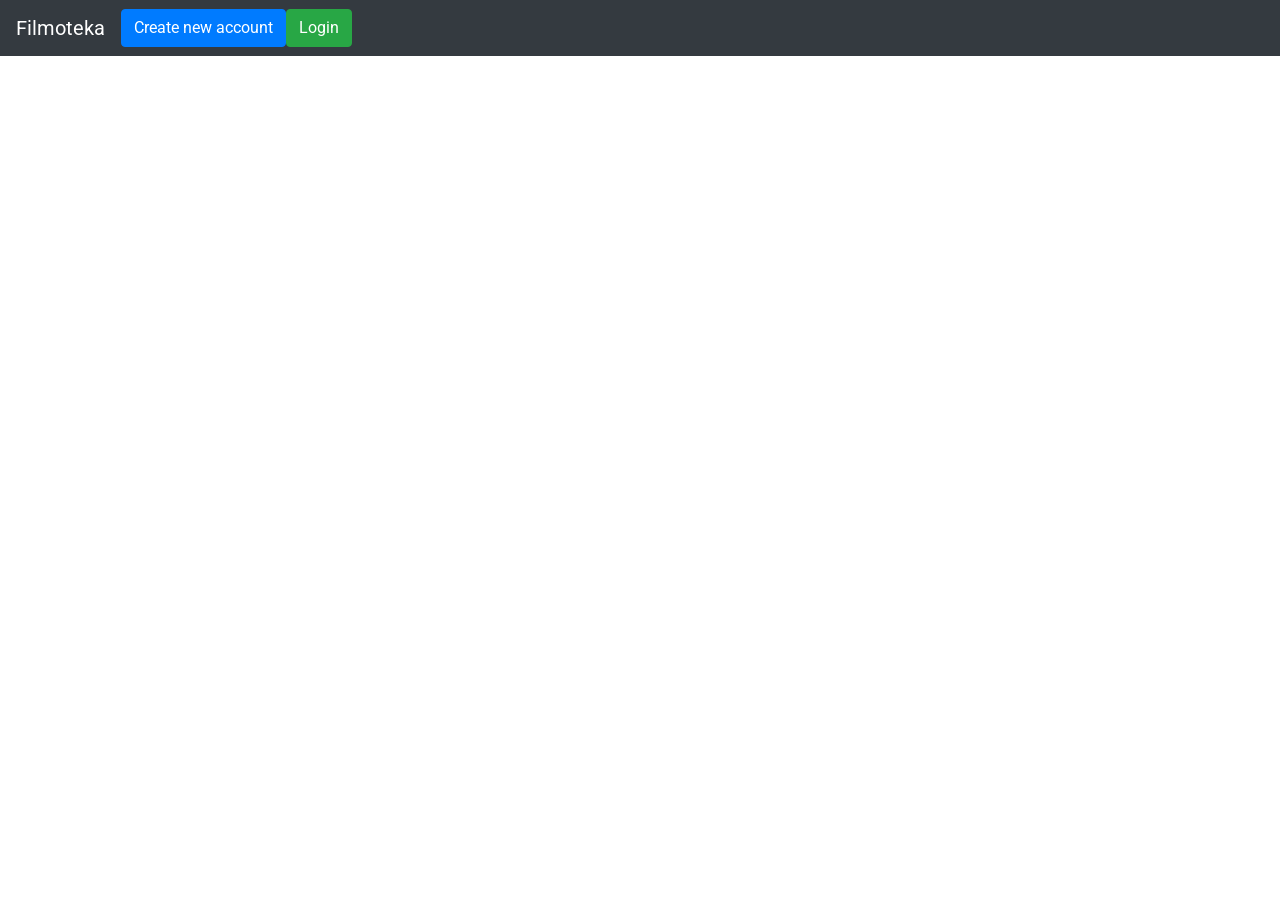
<file: index.html>
<!DOCTYPE html>
<html lang="en">
  <head>
    <meta charset="UTF-8" />
    <meta http-equiv="X-UA-Compatible" content="IE=edge" />
    <meta name="viewport" content="width=device-width, initial-scale=1.0" />

    <title>Студия</title>
     <link
      rel="stylesheet"
      href="https://cdn.jsdelivr.net/npm/bootstrap@4.4.1/dist/css/bootstrap.min.css"
      integrity="sha384-Vkoo8x4CGsO3+Hhxv8T/Q5PaXtkKtu6ug5TOeNV6gBiFeWPGFN9MuhOf23Q9Ifjh"
      crossorigin="anonymous"
    />
    <link rel="preconnect" href="https://fonts.googleapis.com">
    <link rel="preconnect" href="https://fonts.gstatic.com" crossorigin>
    <link href="https://fonts.googleapis.com/css2?family=Raleway:wght@700&family=Roboto:wght@400;500;700;900&display=swap"
        rel="stylesheet">
    <link rel="stylesheet" href="https://cdnjs.cloudflare.com/ajax/libs/modern-normalize/1.1.0/modern-normalize.min.css"
        integrity="sha512-wpPYUAdjBVSE4KJnH1VR1HeZfpl1ub8YT/NKx4PuQ5NmX2tKuGu6U/JRp5y+Y8XG2tV+wKQpNHVUX03MfMFn9Q=="
        crossorigin="anonymous" referrerpolicy="no-referrer" />
    <link rel="stylesheet" href="./css/main.min.css">
       
  </head>
  <body>
    <nav class="navbar navbar-expand-lg navbar-dark bg-dark">
        <a class="navbar-brand" href="#">Filmoteka</a>
        <button
          class="navbar-toggler"
          type="button"
          data-toggle="collapse"
          data-target="#navbarSupportedContent"
          aria-controls="navbarSupportedContent"
          aria-expanded="false"
          aria-label="Toggle navigation"
        >
          <span class="navbar-toggler-icon"></span>
        </button>
  
        <div class="collapse navbar-collapse" id="navbarSupportedContent">
           <form class="form-inline">
            <ul class="navbar-nav">
              <li class="nav-item">
                <a class="nav-link" id="userlink" href="">Username</a>
              </li>
              <li class="nav-item">
                <a class="nav-link" id="signoutlink" href="">Sign Out</a>
              </li>
            </ul>
          </form>
        </div>
      </nav>
  
      <h3 id="header"></h3>

<div id="site" class="visually-hidden">
      <header class="header">
        <div class="container header__container">
         <nav class="navigation">
             <a class="link logo logo_them_light" href="./index.html" lang="en"><span class="logo-icon">Web</span>Studio</a>
             <ul class="menu list">
                 <li class="menu__item">
                     <a class="menu__link link current" href="./index.html">Студия</a>
                 </li>
                 <li class="menu__item">
                     <a class="menu__link link" href="./portfolio.html">Портфолио</a>
                 </li>
                 <li class="menu__item">
                     <a class="menu__link link" href="">Контакты</a>
                 </li>
             </ul>
         </nav>
         <button type="button" class="mobile-menu-btm" data-menu-open>
             <svg class="mobile-menu-btm__icon" width="40" height="40">
                 <use href="./images/icons.svg#icon-mobile-menu"></use>
             </svg>
         </button>
         <ul class="header-contacts list">
             <li class="list-item">
                 <a class="header-mail link contacts-link" href="mailto:info@devstudio.com">
                     <svg class="header-contacts__icon" width="16" height="12">
                         <use href="./images/icons.svg#icon-envelope"></use>
                     </svg>
                 info@devstudio.com</a>
             </li>
             <li class="list-item">
                 <a class="header-phone link  contacts-link" href="tel:+380961111111">
                     <svg class="header-contacts__icon" width="10" height="16">
                         <use href="./images/icons.svg#icon-phone"></use>
                     </svg>
                     +38 096 111 11 11</a>
             </li>
         </ul>
        </div>
 <!-- MOBILE MENU -->
        <div class="mobile-menu" data-menu>
         <div class="container mobile-menu__container">
             <button type="button" class="mobile-menu__close-btn" data-menu-close>
                 <svg class="mobile-menu__close-icon" width="40" height="40">
                     <use href="./images/icons.svg#icon-close"></use>
                 </svg>
             </button>
             <ul class="mobile-menu__list list">
                 <li class="mobile-menu__item">
                     <a class="mobile-menu__link link current" href="./index.html">Студия</a>
                 </li>
                 <li class="mobile-menu__item">
                     <a class="mobile-menu__link link" href="./portfolio.html">Портфолио</a>
                 </li>
                 <li class="mobile-menu__item">
                     <a class="mobile-menu__link link" href="">Контакты</a>
                 </li>
             </ul>
             <div class="mobile-menu-bottom">
             <ul class="mobile-menu-contacts list">
                 <li class="mobile-menu-contacts__list list-item">
                     <a class="mobile-menu-contacts__phone link  contacts-link" href="tel:+380961111111">
                         +38 096 111 11 11</a>
                 </li>
                 <li class="mobile-menu-contacts__list list-item">
                     <a class="mobile-menu-contacts__mail link contacts-link" href="mailto:info@devstudio.com">
                         info@devstudio.com</a>
                 </li>
             </ul>
             <ul class="mobile-menu-social-list list">
                 <li class="mobile-menu-social-list__item">
                     <a href="" class="mobile-menu-social-list__link link">
                         Instagram
                     </a>
                 </li>
                 <li class="mobile-menu-social-list__item">
                     <a href="" class="mobile-menu-social-list__link link">
                         Twitter
                     </a>
                 </li>
                 <li class="mobile-menu-social-list__item">
                     <a href="" class="mobile-menu-social-list__link link">
                         Facebook
                     </a>
                 </li>
                 <li class="mobile-menu-social-list__item">
                     <a href="" class="mobile-menu-social-list__link link">
                         Linkedin
                     </a>
                 </li>
             </ul>
             </div>
         </div>
        </div>
 <!-- /MOBILE MENU -->
     </header>
    <main>
 <!-- HERO -->
         <section class="hero">
             <div class="container">
             <h1 class="hero__title">Эффективные решения для вашего бизнеса</h1>
             <button class="modal-btn" type="button" data-modal-open>Заказать услугу</button>
         </div>
         </section>
 <!-- OUR ADVANTAGES -->
         <section class="advantages section">
             <div class="container">
             <h2 class="advantages__title title visually-hidden">Наши преимущества</h2>
             <ul class="list advantages-list">
                 <li class="advantages-list__item">
                     <div class="advantages-container">
                         <svg class="advantages__icon" width="70" height="70">
                             <use href="./images/icons.svg#icon-antenna"></use>
                         </svg>
                     </div>
                     <h3 class="advantages__title">Внимание к деталям</h3>
                     <p class="advantages__text">Идейные соображения, а также начало повседневной работы по формированию позиции.</p>
                 </li>
                 <li class="advantages-list__item">
                     <div class="advantages-container">
                         <svg class="advantages__icon" width="70" height="70">
                             <use href="./images/icons.svg#icon-clock"></use>
                         </svg>
                     </div>
                     <h3 class="advantages__title">Пунктуальность</h3>
                     <p class="advantages__text">Задача организации, в особенности же рамки и место обучения кадров влечет за собой.</p>
                 </li>
                 <li class="advantages-list__item">
                     <div class="advantages-container">
                         <svg class="advantages__icon" width="70" height="70">
                             <use href="./images/icons.svg#icon-diagram"></use>
                         </svg>
                     </div>
                     <h3 class="advantages__title">Планирование</h3>
                     <p class="advantages__text">Равным образом консультация с широким активом в значительной степени обуславливает.</p>
                 </li>
                 <li class="advantages-list__item">
                     <div class="advantages-container">
                         <svg class="advantages__icon" width="70" height="70">
                             <use href="./images/icons.svg#icon-astronaut"></use>
                         </svg>
                     </div>
                     <h3 class="advantages__title">Современные технологии</h3>
                     <p class="advantages__text">Значимость этих проблем настолько очевидна, что реализация плановых заданий.</p>
                 </li>
             </ul>
             </div>
         </section>
 <!-- ABOUT US -->
         <section class="section about">
             <div class="container">
                 <h2 class="about__title title" >Чем мы занимаемся</h2>
                 <ul class="list about__item">
                     <li class="about__cards">
                         <picture>
                             <source srcset="./images/about-section/picture1-desktop.webp 1x, ./images/about-section/picture1-desktop@2x.webp 2x"
                                     media="(min-width: 1200px)"
                                     type="image/webp"
                             >
                             <source srcset="./images/about-section/picture1-desktop.jpg 1x, ./images/about-section/picture1-desktop@2x.jpg 2x"
                                     media="(min-width: 1200px)"
                             >
 
                             <source srcset="./images/about-section/picture1-desktop.webp 1x, ./images/about-section/picture1-desktop@2x.webp 2x"
                                     media="(min-width: 768px)"
                                     type="image/webp">
                             <source srcset="./images/about-section/picture1-desktop.jpg 1x, ./images/about-section/picture1-desktop@2x.jpg 2x"
                                     media="(min-width: 768px)">
 
                             <source srcset="./images/about-section/picture1-desktop.webp 1x, ./images/about-section/picture1-desktop@2x.webp 2x"
                                     media="(min-width: 768px)"
                                     type="image/webp">
                             <source srcset="./images/about-section/picture1-desktop.jpg 1x, ./images/about-section/picture1-desktop@2x.jpg 2x"
                                     media="(max-width: 767px)">
 
                             <img src="./images/about-section/picture1-desktop.jpg"
                                  alt="Работа с кодом" width="370" height="294">
                         </picture>
                         <div class="about-projects">
                             <h3 class="about-projects__title">Десктопные приложения</h3>
                         </div>
                     </li>
                     <li class="about__cards">
                         <picture>
                             <source srcset="./images/about-section/picture2-desktop.webp 1x, ./images/about-section/picture2-desktop@2x.webp 2x"
                                     media="(min-width: 1200px)"
                                     type="image/webp">
                             <source srcset="./images/about-section/picture2-desktop.jpg 1x, ./images/about-section/picture2-desktop@2x.jpg 2x"
                                     media="(min-width: 1200px)">
                         
                             <source srcset="./images/about-section/picture2-desktop.webp 1x, ./images/about-section/picture2-desktop@2x.webp 2x"
                                     media="(min-width: 768px)"
                                     type="image/webp">
                             <source srcset="./images/about-section/picture2-desktop.jpg 1x, ./images/about-section/picture2-desktop@2x.jpg 2x"
                                     media="(min-width: 768px)">
                         
                             <source srcset="./images/about-section/picture2-desktop.webp 1x, ./images/about-section/picture2-desktop@2x.webp 2x"
                                     media="(min-width: 768px)"
                                     type="image/webp">
                             <source srcset="./images/about-section/picture2-desktop.jpg 1x, ./images/about-section/picture2-desktop@2x.jpg 2x"
                                     media="(max-width: 767px)">
                         
                             <img src="./images/about-section/picture2-desktop.jpg" alt="Работа с кодом" width="370" height="294">
                         </picture>
                         <div class="about-projects">
                             <h3 class="about-projects__title">Мобильные приложения</h3>
                         </div>
                     </li>
                     <li class="about__cards">
                         <picture>
                             <source srcset="./images/about-section/picture3-desktop.webp 1x, ./images/about-section/picture3-desktop@2x.webp 2x"
                                     media="(min-width: 1200px)"
                                     type="image/webp">
                             <source srcset="./images/about-section/picture3-desktop.jpg 1x, ./images/about-section/picture3-desktop@2x.jpg 2x"
                                     media="(min-width: 1200px)">
                         
                             <source srcset="./images/about-section/picture3-desktop.webp 1x, ./images/about-section/picture3-desktop@2x.webp 2x"
                                     media="(min-width: 768px)"
                                     type="image/webp">
                             <source srcset="./images/about-section/picture3-desktop.jpg 1x, ./images/about-section/picture3-desktop@2x.jpg 2x"
                                     media="(min-width: 768px)">
                         
                             <source srcset="./images/about-section/picture3-desktop.webp 1x, ./images/about-section/picture3-desktop@2x.webp 2x"
                                     media="(min-width: 768px)"
                                     type="image/webp">
                             <source srcset="./images/about-section/picture3-desktop.jpg 1x, ./images/about-section/picture3-desktop@2x.jpg 2x"
                                     media="(max-width: 767px)">
                         
                             <img src="./images/about-section/picture3-desktop.jpg" alt="Работа с кодом" width="370" height="294">
                         </picture>
                         <div class="about-projects">
                             <h3 class="about-projects__title">Дизайнерские решения</h3>
                         </div>
                     </li>
                 </ul>
             </div>
         </section>
 <!-- OUR TEAM -->
         <section class="team section">
             <div class="container">
             <h2 class="team-title title" >Наша команда</h2>
             <ul class="list our-team">
                 <li class="team-cards">
                     <picture>
                         <source srcset="./images/team-section/person1-desktop.webp 1x, ./images/team-section/person1-desktop@2x.webp 2x"
                                 media="(min-width: 1200px)"
                                 type="image/webp">
                         <source srcset="./images/team-section/person1-desktop.jpg 1x, ./images/team-section/person1-desktop@2x.jpg 2x"
                                 media="(min-width: 1200px)">
                     
                         <source srcset="./images/team-section/person1-tablet.webp 1x, ./images/team-section/person1-tablet@2x.webp 2x"
                                 media="(min-width: 768px)"
                                 type="image/webp">
                         <source srcset="./images/team-section/person1-tablet.jpg 1x, ./images/team-section/person1-tablet@2x.jpg 2x"
                                 media="(min-width: 768px)">
                     
                         <source srcset="./images/team-section/person1-mobile.webp 1x, ./images/team-section/person1-mobile@2x.webp 2x"
                                 media="(min-width: 768px)"
                                 type="image/webp">
                         <source srcset="./images/team-section/person1-mobile.jpg 1x, ./images/team-section/person1-mobile@2x.jpg 2x"
                                 media="(max-width: 767px)">
                     
                         <img src="./images/team-section/person1-mobile.jpg" alt="Игорь Демьяненко">
                     </picture>
                     <div class="team-cards-content">
                         <h3 class="team-title-name">Игорь Демьяненко</h3>
                         <p class="team-position" lang="en">Product Designer</p>
                         <ul class="social-list list">
                             <li class="social-list-item">
                                 <a href="" class="social-list-link">
                                     <svg class="social-list-icon" width="20" height="20">
                                         <use href="./images/icons.svg#icon-instagram"></use>
                                     </svg>
                                 </a>
                             </li>
                             <li class="social-list-item">
                                 <a href="" class="social-list-link">
                                     <svg class="social-list-icon" width="20" height="20">
                                         <use href="./images/icons.svg#icon-twitter"></use>
                                     </svg>
                                 </a>
                             </li>
                             <li class="social-list-item">
                                 <a href="" class="social-list-link">
                                     <svg class="social-list-icon" width="20" height="20">
                                         <use href="./images/icons.svg#icon-facebook"></use>
                                     </svg>
                                 </a>
                             </li>
                             <li class="social-list-item">
                                 <a href="" class="social-list-link">
                                     <svg class="social-list-icon" width="20" height="20">
                                         <use href="./images/icons.svg#icon-linkedin"></use>
                                     </svg>
                                 </a>
                             </li>
                         </ul>
                     </div>
                 </li>
                 <li class="team-cards">
                     <picture>
                         <source srcset="./images/team-section/person2-desktop.webp 1x, ./images/team-section/person2-desktop@2x.webp 2x"
                                 media="(min-width: 1200px)"
                                 type="image/webp">
                         <source srcset="./images/team-section/person2-desktop.jpg 1x, ./images/team-section/person2-desktop@2x.jpg 2x"
                                 media="(min-width: 1200px)">
                     
                         <source srcset="./images/team-section/person2-tablet.webp 1x, ./images/team-section/person2-tablet@2x.webp 2x"
                                 media="(min-width: 768px)"
                                 type="image/webp">
                         <source srcset="./images/team-section/person2-tablet.jpg 1x, ./images/team-section/person2-tablet@2x.jpg 2x"
                                 media="(min-width: 768px)">
                     
                         <source srcset="./images/team-section/person2-mobile.webp 1x, ./images/team-section/person2-mobile@2x.webp 2x"
                                 media="(min-width: 768px)"
                                 type="image/webp">
                         <source srcset="./images/team-section/person2-mobile.jpg 1x, ./images/team-section/person2-mobile@2x.jpg 2x"
                                 media="(max-width: 767px)">
                     
                         <img src="./images/team-section/person2-mobile.jpg" alt="Ольга Репина">
                     </picture>
                     <div class="team-cards-content">
                         <h3 class="team-title-name">Ольга Репина</h3>
                         <p class="team-position" lang="en">Frontend Developer</p>
                         <ul class="social-list list">
                             <li class="social-list-item">
                                 <a href="" class="social-list-link">
                                     <svg class="social-list-icon" width="20" height="20">
                                         <use href="./images/icons.svg#icon-instagram"></use>
                                     </svg>
                                 </a>
                             </li>
                             <li class="social-list-item">
                                 <a href="" class="social-list-link">
                                     <svg class="social-list-icon" width="20" height="20">
                                         <use href="./images/icons.svg#icon-twitter"></use>
                                     </svg>
                                 </a>
                             </li>
                             <li class="social-list-item">
                                 <a href="" class="social-list-link">
                                     <svg class="social-list-icon" width="20" height="20">
                                         <use href="./images/icons.svg#icon-facebook"></use>
                                     </svg>
                                 </a>
                             </li>
                             <li class="social-list-item">
                                 <a href="" class="social-list-link">
                                     <svg class="social-list-icon" width="20" height="20">
                                         <use href="./images/icons.svg#icon-linkedin"></use>
                                     </svg>
                                 </a>
                             </li>
                         </ul>
                     </div>
                 </li>
                 <li class="team-cards">
                     <picture>
                         <source srcset="./images/team-section/person3-desktop.webp 1x, ./images/team-section/person3-desktop@2x.webp 2x"
                                 media="(min-width: 1200px)"
                                 type="image/webp">
                         <source srcset="./images/team-section/person3-desktop.jpg 1x, ./images/team-section/person3-desktop@2x.jpg 2x"
                                 media="(min-width: 1200px)">
                     
                         <source srcset="./images/team-section/person3-tablet.webp 1x, ./images/team-section/person3-tablet@2x.webp 2x"
                                 media="(min-width: 768px)"
                                 type="image/webp">
                         <source srcset="./images/team-section/person3-tablet.jpg 1x, ./images/team-section/person3-tablet@2x.jpg 2x"
                                 media="(min-width: 768px)">
                     
                         <source srcset="./images/team-section/person3-mobile.webp 1x, ./images/team-section/person3-mobile@2x.webp 2x"
                                 media="(min-width: 768px)"
                                 type="image/webp">
                         <source srcset="./images/team-section/person3-mobile.jpg 1x, ./images/team-section/person3-mobile@2x.jpg 2x"
                                 media="(max-width: 767px)">
                     
                         <img src="./images/team-section/person3-mobile.jpg" alt="Николай Тарасов">
                     </picture>
                     <div class="team-cards-content">
                         <h3 class="team-title-name">Николай Тарасов</h3>
                         <p class="team-position" lang="en">Marketing</p>
                         <ul class="social-list list">
                             <li class="social-list-item">
                                 <a href="" class="social-list-link">
                                     <svg class="social-list-icon" width="20" height="20">
                                         <use href="./images/icons.svg#icon-instagram"></use>
                                     </svg>
                                 </a>
                             </li>
                             <li class="social-list-item">
                                 <a href="" class="social-list-link">
                                     <svg class="social-list-icon" width="20" height="20">
                                         <use href="./images/icons.svg#icon-twitter"></use>
                                     </svg>
                                 </a>
                             </li>
                             <li class="social-list-item">
                                 <a href="" class="social-list-link">
                                     <svg class="social-list-icon" width="20" height="20">
                                         <use href="./images/icons.svg#icon-facebook"></use>
                                     </svg>
                                 </a>
                             </li>
                             <li class="social-list-item">
                                 <a href="" class="social-list-link">
                                     <svg class="social-list-icon" width="20" height="20">
                                         <use href="./images/icons.svg#icon-linkedin"></use>
                                     </svg>
                                 </a>
                             </li>
                         </ul>
                     </div>
                 </li>
                 <li class="team-cards">
                     <picture>
                         <source srcset="./images/team-section/person4-desktop.webp 1x, ./images/team-section/person4-desktop@2x.webp 2x"
                                 media="(min-width: 1200px)"
                                 type="image/webp">
                         <source srcset="./images/team-section/person4-desktop.jpg 1x, ./images/team-section/person4-desktop@2x.jpg 2x"
                                 media="(min-width: 1200px)">
                     
                         <source srcset="./images/team-section/person4-tablet.webp 1x, ./images/team-section/person4-tablet@2x.webp 2x"
                                 media="(min-width: 768px)"
                                 type="image/webp">
                         <source srcset="./images/team-section/person4-tablet.jpg 1x, ./images/team-section/person4-tablet@2x.jpg 2x"
                                 media="(min-width: 768px)">
                     
                         <source srcset="./images/team-section/person4-mobile.webp 1x, ./images/team-section/person4-mobile@2x.webp 2x"
                                 media="(min-width: 768px)"
                                 type="image/webp">
                         <source srcset="./images/team-section/person4-mobile.jpg 1x, ./images/team-section/person4-mobile@2x.jpg 2x"
                                 media="(max-width: 767px)">
                     
                         <img src="./images/team-section/person4-mobile.jpg" alt="Михаил Ермаков">
                     </picture>
                     <div class="team-cards-content">
                         <h3 class="team-title-name">Михаил Ермаков</h3>
                         <p class="team-position" lang="en">UI Designer</p>
                         <ul class="social-list list">
                             <li class="social-list-item">
                                 <a href="" class="social-list-link">
                                     <svg class="social-list-icon" width="20" height="20">
                                         <use href="./images/icons.svg#icon-instagram"></use>
                                     </svg>
                                 </a>
                             </li>
                             <li class="social-list-item">
                                 <a href="" class="social-list-link">
                                     <svg class="social-list-icon" width="20" height="20">
                                         <use href="./images/icons.svg#icon-twitter"></use>
                                     </svg>
                                 </a>
                             </li>
                             <li class="social-list-item">
                                 <a href="" class="social-list-link">
                                     <svg class="social-list-icon" width="20" height="20">
                                         <use href="./images/icons.svg#icon-facebook"></use>
                                     </svg>
                                 </a>
                             </li>
                             <li class="social-list-item">
                                 <a href="" class="social-list-link">
                                     <svg class="social-list-icon" width="20" height="20">
                                         <use href="./images/icons.svg#icon-linkedin"></use>
                                     </svg>
                                 </a>
                             </li>
                         </ul>
                     </div>
                 </li>
             </ul>
             </div>
         </section>
  <!-- CLIENTS -->
         <section class="clients section">
             <div class="container">
                 <h2 class="clients-title title">Постоянные клиенты</h2>
                 <ul class="clients-list list">
                     <li class="clients-list-item">
                         <a href="" class="clients-list-link">
                             <svg class="clients-list-icon" width="106" height="60">
                                 <use href="./images/icons.svg#icon-logo-yc"></use>
                             </svg>
                         </a>
                     </li>
                     <li class="clients-list-item">
                         <a href="" class="clients-list-link">
                             <svg class="clients-list-icon" width="106" height="60">
                                 <use href="./images/icons.svg#icon-logo-th"></use>
                             </svg>
                         </a>
                     </li>
                     <li class="clients-list-item">
                         <a href="" class="clients-list-link">
                             <svg class="clients-list-icon" width="106" height="60">
                                 <use href="./images/icons.svg#icon-logo-com"></use>
                             </svg>
                         </a>
                     </li>
                     <li class="clients-list-item">
                         <a href="" class="clients-list-link">
                             <svg class="clients-list-icon" width="106" height="60">
                                 <use href="./images/icons.svg#icon-logo-fp"></use>
                             </svg>
                         </a>
                     </li>
                     <li class="clients-list-item">
                         <a href="" class="clients-list-link">
                             <svg class="clients-list-icon" width="106" height="60">
                                 <use href="./images/icons.svg#icon-logo-br"></use>
                             </svg>
                         </a>
                     </li>
                     <li class="clients-list-item">
                         <a href="" class="clients-list-link">
                             <svg class="clients-list-icon" width="106" height="60">
                                 <use href="./images/icons.svg#icon-logo-tl"></use>
                             </svg>
                         </a>
                     </li>
                 </ul>
             </div>
         </section>
    </main>
 <!-- FOOTER -->
    <footer class="footer">
     <div class="container container-footer">
         <div class="footer-left-side">
             <a class="link logo_them_dark" href="./index.html" lang="en"><span class="logo-icon">Web</span>Studio</a>
             <address class="footer-address">
                 <ul class="list">
                     <li class="address-item">
                         <a  class="footer-maps link" href="https://goo.gl/maps/1GaXeqjDXTtNViph6" target="_blank" rel="noopener noreferrer">г. Киев, пр-т Леси
                             Украинки, 26</a>
                     </li>
                     <li class="address-item">
                         <a  class="footer-mail link" href="mailto:info@devstudio.com">info@devstudio.com</a>
                     </li>
                     <li class="address-item">
                         <a  class="footer-phone link" href="tel:+380961111111">+38 096 111 11 11</a>
                     </li>
                 </ul>
             </address>
         </div>
         <div class="footer-right-side">
             <h2 class="footer-item-title">присоединяйтесь</h2>
             <ul class="social-list list">
                 <li class="social-list-item">
                     <a href="" class="social-list-link-dark">
                         <svg class="social-list-icon-dark" width="20" height="20">
                             <use href="./images/icons.svg#icon-instagram"></use>
                         </svg>
                     </a>
                 </li>
                 <li class="social-list-item">
                     <a href="" class="social-list-link-dark">
                         <svg class="social-list-icon-dark" width="20" height="20">
                             <use href="./images/icons.svg#icon-twitter"></use>
                         </svg>
                     </a>
                 </li>
                 <li class="social-list-item">
                     <a href="" class="social-list-link-dark">
                         <svg class="social-list-icon-dark" width="20" height="20">
                             <use href="./images/icons.svg#icon-facebook"></use>
                         </svg>
                     </a>
                 </li>
                 <li class="social-list-item">
                     <a href="" class="social-list-link-dark">
                         <svg class="social-list-icon-dark" width="20" height="20">
                             <use href="./images/icons.svg#icon-linkedin"></use>
                         </svg>
                     </a>
                 </li>
             </ul>
         </div>
         <div class="footer-subscribe-side">
             <p class="footer-item-title footer-subscribe-title">Подпишитесь на рассылку</p>
             <form class="footer-subcribe-form">
                 <input class="footer-subcribe-input" type="email" name="email-for-subscription" placeholder="E-mail" />
                 <button class="footer-subscribe-button" type="submit">
                     Подписаться
                     <svg class="footer-subscribe-button-icon" width="24" height="24">
                         <use href="./images/icons.svg#icon-send-modal"></use>
                     </svg>
                 </button>
             </form>
         </div>
     </div>
    </footer>
 <!-- MODAL -->
    <div class="backdrop is-hidden" data-modal>
        <div class="modal">
            <button type="button" class="modal-btn-close" data-modal-close>
                 <svg class="modal-btn-close-icon" width="18" height="18">
                     <use href="./images/icons.svg#icon-close"></use>
                 </svg>
            </button>
            <form class="modal-contacts-form">
             <p class="modal-contacts-form-title">Оставьте свои данные, мы вам перезвоним</p>
             <label class="modal-contacts-form-field">
                 <span class="modal-contacts-form-field-key">Имя</span>
                 <span class="modal-contacts-form-wrapper">
                     <input class="modal-contacts-form-input" type="text" required name="user-name" pattern="[a-zA-Z]*" title="Ivan">
                     <svg class="modal-contacts-form-icon" width="18" height="18">
                         <use href="./images/icons.svg#icon-person-modal"></use>
                     </svg>
                 </span>
             </label>
             <label class="modal-contacts-form-field">
                 <span class="modal-contacts-form-field-key">Телефон</span>
                 <span class="modal-contacts-form-wrapper">
                     <input class="modal-contacts-form-input" type="tel" required name="user-phone" pattern="[0-9]{3}-[0-9]{3}-[0-9]{2}-[0-9]{2}" title="xxx-xxx-xx-xx">
                     <svg class="modal-contacts-form-icon" width="18" height="18">
                         <use href="./images/icons.svg#icon-phone-modal"></use>
                     </svg>
                 </span>
             </label>
             <label class="modal-contacts-form-field">
                 <span class="modal-contacts-form-field-key">Почта</span>
                 <span class="modal-contacts-form-wrapper">
                     <input class="modal-contacts-form-input" type="email" required name="user-email">
                     <svg class="modal-contacts-form-icon" width="18" height="18">
                         <use href="./images/icons.svg#icon-email-modal"></use>
                     </svg>
                 </span>
             </label>
             <label class="modal-contacts-form-field-last">
                 <span class="modal-contacts-form-field-key">Комментарий</span>
                 <textarea
                 class="modal-contacts-form-message"
                 placeholder="Введите текст"
                 name="user-message"></textarea>
             </label>
             <input type="checkbox" class="modal-contacts-form-checkbox visually-hidden" id="checkbox-policy" required>
             <label for="checkbox-policy" class="modal-contacts-form-checkbox-lable">Соглашаюсь с рассылкой и принимаю&nbsp; <a href="" class="modal-form-rules-link">Условия договора</a></label>
             <button type="submit" class="modal-contacts-form-btm">Отправить</button>
            </form>
        </div>
    </div>
</div>

    <script src="./js/home.js"></script>
    <script type="modul" src="./js/register.js"></script>
    <script type="modul" src="./js/login.js"></script>

    <!-- <script src="./js/menu.js"></script>
   <script src="./js/modal.js"></script>
   <script src="./js/register.js"></script>
   <script src="./js/login.js"></script> -->
        
  </body>
</html>
</file>
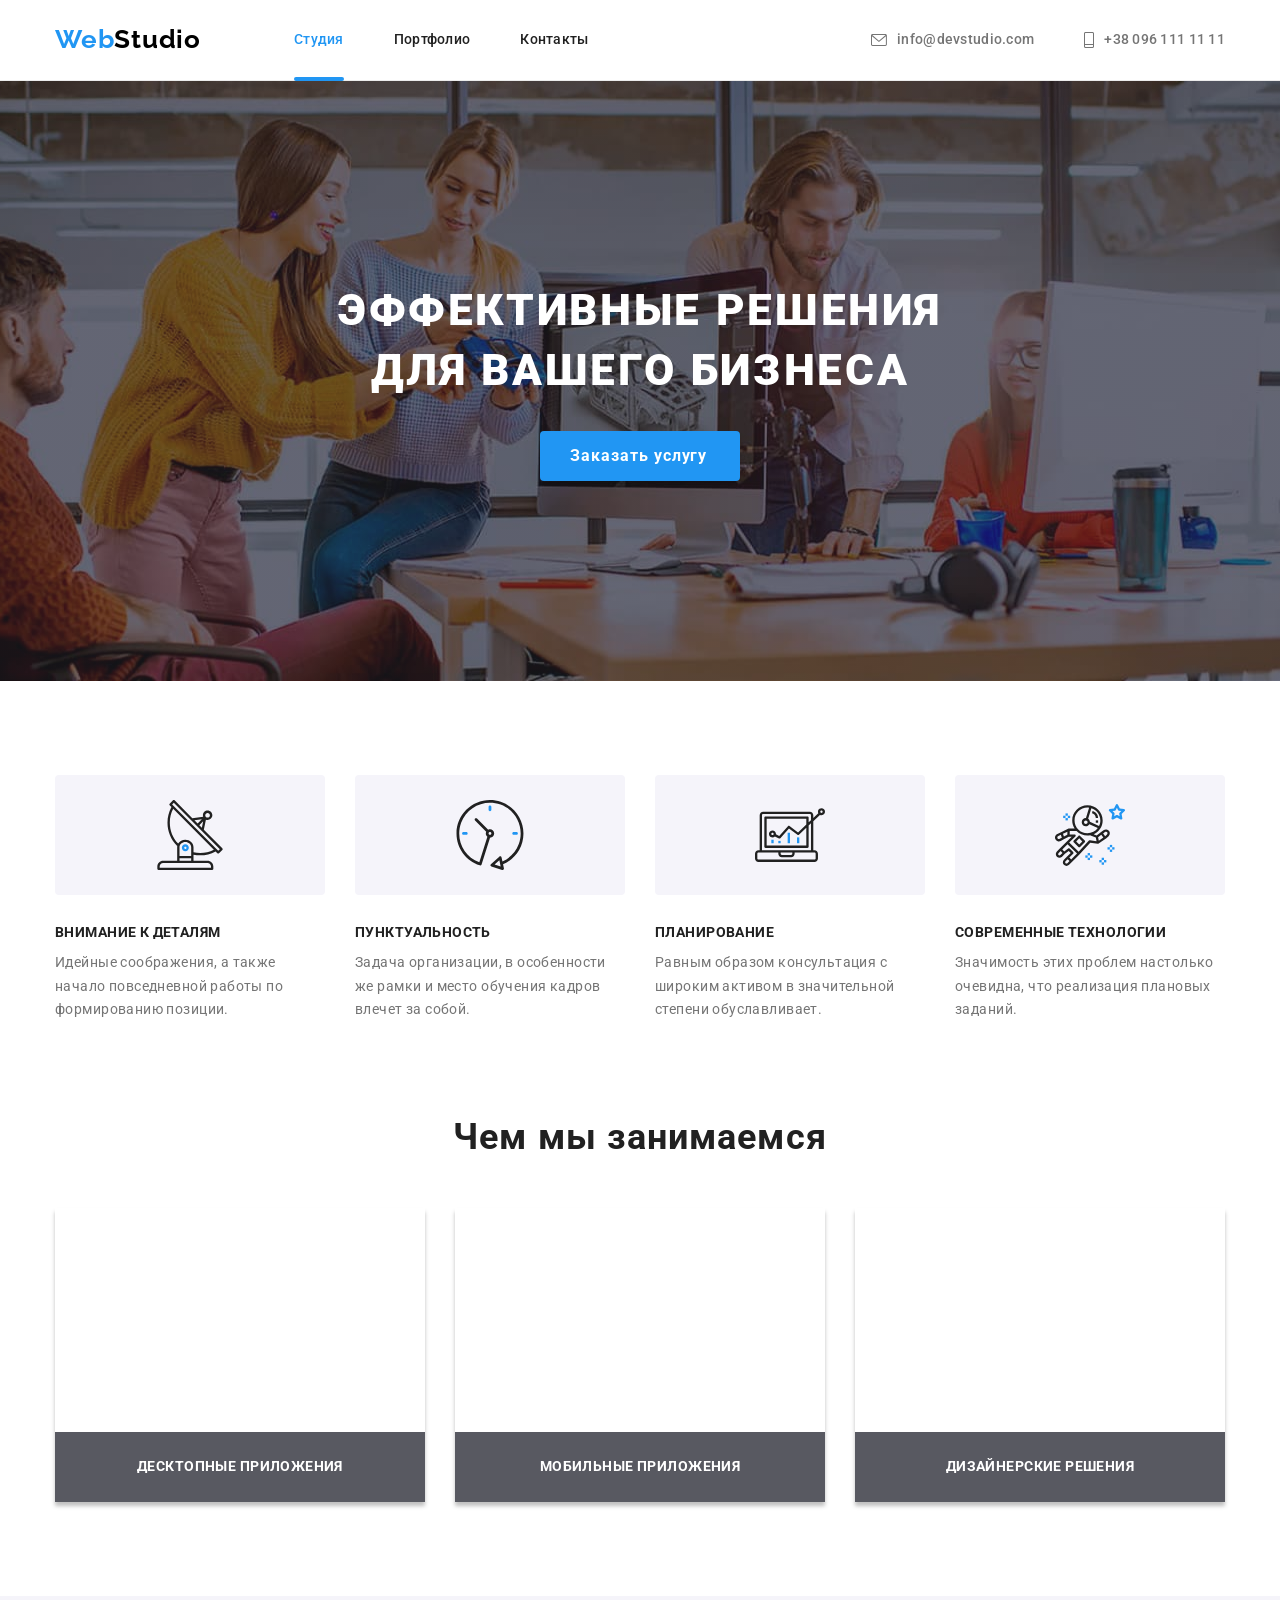
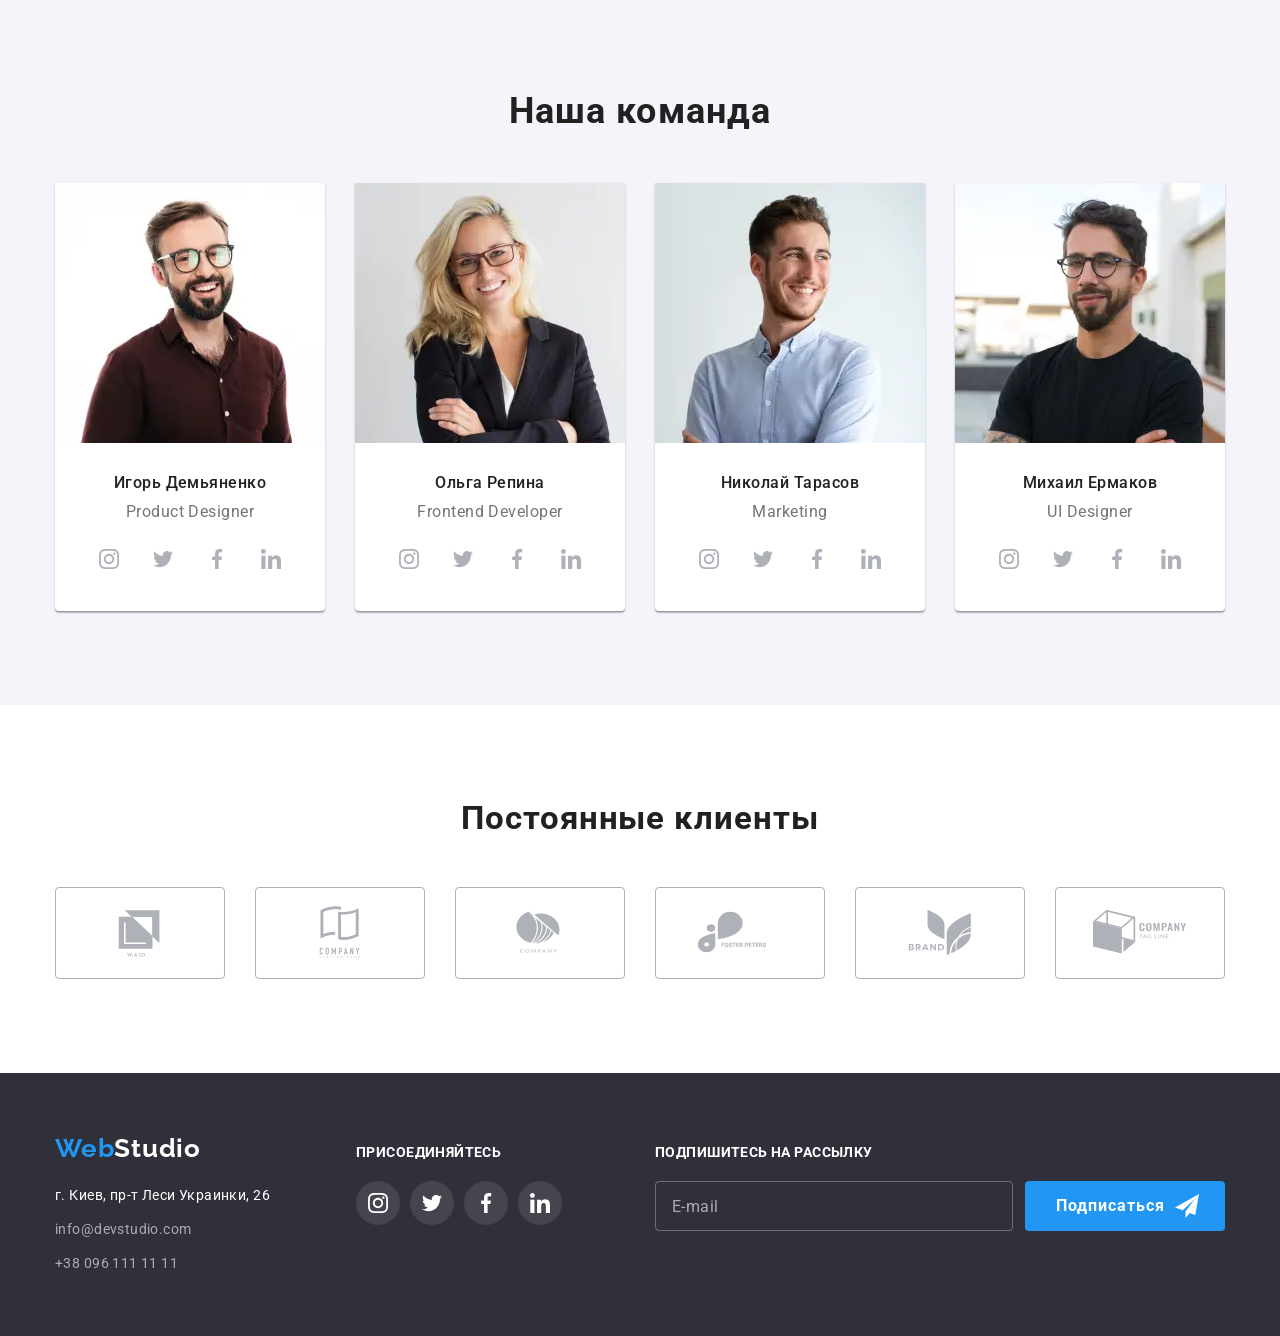
<file: home.html>
<!DOCTYPE html>
<html lang="ru">
<head>
    <meta charset="UTF-8">
    <meta http-equiv="X-UA-Compatible" content="IE=edge">
    <meta name="viewport" content="width=device-width, initial-scale=1.0">
    <title>Студия</title>
    <link rel="preconnect" href="https://fonts.googleapis.com">
    <link rel="preconnect" href="https://fonts.gstatic.com" crossorigin>
    <link href="https://fonts.googleapis.com/css2?family=Raleway:wght@700&family=Roboto:wght@400;500;700;900&display=swap"
        rel="stylesheet">
    <link rel="stylesheet" href="https://cdnjs.cloudflare.com/ajax/libs/modern-normalize/1.1.0/modern-normalize.min.css"
        integrity="sha512-wpPYUAdjBVSE4KJnH1VR1HeZfpl1ub8YT/NKx4PuQ5NmX2tKuGu6U/JRp5y+Y8XG2tV+wKQpNHVUX03MfMFn9Q=="
        crossorigin="anonymous" referrerpolicy="no-referrer" />
    <link rel="stylesheet" href="./css/main.min.css">
</head>

<body>
<!-- HEADER -->
   <header class="header">
       <div class="container header__container">
        <nav class="navigation">
            <a class="link logo logo_them_light" href="./home.html" lang="en"><span class="logo-icon">Web</span>Studio</a>
            <ul class="menu list">
                <li class="menu__item">
                    <a class="menu__link link current" href="./home.html">Студия</a>
                </li>
                <li class="menu__item">
                    <a class="menu__link link" href="./portfolio.html">Портфолио</a>
                </li>
                <li class="menu__item">
                    <a class="menu__link link" href="">Контакты</a>
                </li>
            </ul>
        </nav>
        <button type="button" class="mobile-menu-btm" data-menu-open>
            <svg class="mobile-menu-btm__icon" width="40" height="40">
                <use href="./images/icons.svg#icon-mobile-menu"></use>
            </svg>
        </button>
        <ul class="header-contacts list">
            <li class="list-item">
                <a class="header-mail link contacts-link" href="mailto:info@devstudio.com">
                    <svg class="header-contacts__icon" width="16" height="12">
                        <use href="./images/icons.svg#icon-envelope"></use>
                    </svg>
                info@devstudio.com</a>
            </li>
            <li class="list-item">
                <a class="header-phone link  contacts-link" href="tel:+380961111111">
                    <svg class="header-contacts__icon" width="10" height="16">
                        <use href="./images/icons.svg#icon-phone"></use>
                    </svg>
                    +38 096 111 11 11</a>
            </li>
        </ul>
       </div>
<!-- MOBILE MENU -->
       <div class="mobile-menu" data-menu>
        <div class="container mobile-menu__container">
            <button type="button" class="mobile-menu__close-btn" data-menu-close>
                <svg class="mobile-menu__close-icon" width="40" height="40">
                    <use href="./images/icons.svg#icon-close"></use>
                </svg>
            </button>
            <ul class="mobile-menu__list list">
                <li class="mobile-menu__item">
                    <a class="mobile-menu__link link current" href="./index.html">Студия</a>
                </li>
                <li class="mobile-menu__item">
                    <a class="mobile-menu__link link" href="./portfolio.html">Портфолио</a>
                </li>
                <li class="mobile-menu__item">
                    <a class="mobile-menu__link link" href="">Контакты</a>
                </li>
            </ul>
            <div class="mobile-menu-bottom">
            <ul class="mobile-menu-contacts list">
                <li class="mobile-menu-contacts__list list-item">
                    <a class="mobile-menu-contacts__phone link  contacts-link" href="tel:+380961111111">
                        +38 096 111 11 11</a>
                </li>
                <li class="mobile-menu-contacts__list list-item">
                    <a class="mobile-menu-contacts__mail link contacts-link" href="mailto:info@devstudio.com">
                        info@devstudio.com</a>
                </li>
            </ul>
            <ul class="mobile-menu-social-list list">
                <li class="mobile-menu-social-list__item">
                    <a href="" class="mobile-menu-social-list__link link">
                        Instagram
                    </a>
                </li>
                <li class="mobile-menu-social-list__item">
                    <a href="" class="mobile-menu-social-list__link link">
                        Twitter
                    </a>
                </li>
                <li class="mobile-menu-social-list__item">
                    <a href="" class="mobile-menu-social-list__link link">
                        Facebook
                    </a>
                </li>
                <li class="mobile-menu-social-list__item">
                    <a href="" class="mobile-menu-social-list__link link">
                        Linkedin
                    </a>
                </li>
            </ul>
            </div>
        </div>
       </div>
<!-- /MOBILE MENU -->
    </header>
   <main>
<!-- HERO -->
        <section class="hero">
            <div class="container">
            <h1 class="hero__title">Эффективные решения для вашего бизнеса</h1>
            <button class="modal-btn" type="button" data-modal-open>Заказать услугу</button>
        </div>
        </section>
<!-- OUR ADVANTAGES -->
        <section class="advantages section">
            <div class="container">
            <h2 class="advantages__title title visually-hidden">Наши преимущества</h2>
            <ul class="list advantages-list">
                <li class="advantages-list__item">
                    <div class="advantages-container">
                        <svg class="advantages__icon" width="70" height="70">
                            <use href="./images/icons.svg#icon-antenna"></use>
                        </svg>
                    </div>
                    <h3 class="advantages__title">Внимание к деталям</h3>
                    <p class="advantages__text">Идейные соображения, а также начало повседневной работы по формированию позиции.</p>
                </li>
                <li class="advantages-list__item">
                    <div class="advantages-container">
                        <svg class="advantages__icon" width="70" height="70">
                            <use href="./images/icons.svg#icon-clock"></use>
                        </svg>
                    </div>
                    <h3 class="advantages__title">Пунктуальность</h3>
                    <p class="advantages__text">Задача организации, в особенности же рамки и место обучения кадров влечет за собой.</p>
                </li>
                <li class="advantages-list__item">
                    <div class="advantages-container">
                        <svg class="advantages__icon" width="70" height="70">
                            <use href="./images/icons.svg#icon-diagram"></use>
                        </svg>
                    </div>
                    <h3 class="advantages__title">Планирование</h3>
                    <p class="advantages__text">Равным образом консультация с широким активом в значительной степени обуславливает.</p>
                </li>
                <li class="advantages-list__item">
                    <div class="advantages-container">
                        <svg class="advantages__icon" width="70" height="70">
                            <use href="./images/icons.svg#icon-astronaut"></use>
                        </svg>
                    </div>
                    <h3 class="advantages__title">Современные технологии</h3>
                    <p class="advantages__text">Значимость этих проблем настолько очевидна, что реализация плановых заданий.</p>
                </li>
            </ul>
            </div>
        </section>
<!-- ABOUT US -->
        <section class="section about">
            <div class="container">
                <h2 class="about__title title" >Чем мы занимаемся</h2>
                <ul class="list about__item">
                    <li class="about__cards">
                        <picture>
                            <source srcset="./images/about-section/picture1-desktop.webp 1x, ./images/about-section/picture1-desktop@2x.webp 2x"
                                    media="(min-width: 1200px)"
                                    type="image/webp"
                            >
                            <source srcset="./images/about-section/picture1-desktop.jpg 1x, ./images/about-section/picture1-desktop@2x.jpg 2x"
                                    media="(min-width: 1200px)"
                            >

                            <source srcset="./images/about-section/picture1-desktop.webp 1x, ./images/about-section/picture1-desktop@2x.webp 2x"
                                    media="(min-width: 768px)"
                                    type="image/webp">
                            <source srcset="./images/about-section/picture1-desktop.jpg 1x, ./images/about-section/picture1-desktop@2x.jpg 2x"
                                    media="(min-width: 768px)">

                            <source srcset="./images/about-section/picture1-desktop.webp 1x, ./images/about-section/picture1-desktop@2x.webp 2x"
                                    media="(min-width: 768px)"
                                    type="image/webp">
                            <source srcset="./images/about-section/picture1-desktop.jpg 1x, ./images/about-section/picture1-desktop@2x.jpg 2x"
                                    media="(max-width: 767px)">

                            <img src="./images/about-section/picture1-desktop.jpg"
                                 alt="Работа с кодом" width="370" height="294">
                        </picture>
                        <div class="about-projects">
                            <h3 class="about-projects__title">Десктопные приложения</h3>
                        </div>
                    </li>
                    <li class="about__cards">
                        <picture>
                            <source srcset="./images/about-section/picture2-desktop.webp 1x, ./images/about-section/picture2-desktop@2x.webp 2x"
                                    media="(min-width: 1200px)"
                                    type="image/webp">
                            <source srcset="./images/about-section/picture2-desktop.jpg 1x, ./images/about-section/picture2-desktop@2x.jpg 2x"
                                    media="(min-width: 1200px)">
                        
                            <source srcset="./images/about-section/picture2-desktop.webp 1x, ./images/about-section/picture2-desktop@2x.webp 2x"
                                    media="(min-width: 768px)"
                                    type="image/webp">
                            <source srcset="./images/about-section/picture2-desktop.jpg 1x, ./images/about-section/picture2-desktop@2x.jpg 2x"
                                    media="(min-width: 768px)">
                        
                            <source srcset="./images/about-section/picture2-desktop.webp 1x, ./images/about-section/picture2-desktop@2x.webp 2x"
                                    media="(min-width: 768px)"
                                    type="image/webp">
                            <source srcset="./images/about-section/picture2-desktop.jpg 1x, ./images/about-section/picture2-desktop@2x.jpg 2x"
                                    media="(max-width: 767px)">
                        
                            <img src="./images/about-section/picture2-desktop.jpg" alt="Работа с кодом" width="370" height="294">
                        </picture>
                        <div class="about-projects">
                            <h3 class="about-projects__title">Мобильные приложения</h3>
                        </div>
                    </li>
                    <li class="about__cards">
                        <picture>
                            <source srcset="./images/about-section/picture3-desktop.webp 1x, ./images/about-section/picture3-desktop@2x.webp 2x"
                                    media="(min-width: 1200px)"
                                    type="image/webp">
                            <source srcset="./images/about-section/picture3-desktop.jpg 1x, ./images/about-section/picture3-desktop@2x.jpg 2x"
                                    media="(min-width: 1200px)">
                        
                            <source srcset="./images/about-section/picture3-desktop.webp 1x, ./images/about-section/picture3-desktop@2x.webp 2x"
                                    media="(min-width: 768px)"
                                    type="image/webp">
                            <source srcset="./images/about-section/picture3-desktop.jpg 1x, ./images/about-section/picture3-desktop@2x.jpg 2x"
                                    media="(min-width: 768px)">
                        
                            <source srcset="./images/about-section/picture3-desktop.webp 1x, ./images/about-section/picture3-desktop@2x.webp 2x"
                                    media="(min-width: 768px)"
                                    type="image/webp">
                            <source srcset="./images/about-section/picture3-desktop.jpg 1x, ./images/about-section/picture3-desktop@2x.jpg 2x"
                                    media="(max-width: 767px)">
                        
                            <img src="./images/about-section/picture3-desktop.jpg" alt="Работа с кодом" width="370" height="294">
                        </picture>
                        <div class="about-projects">
                            <h3 class="about-projects__title">Дизайнерские решения</h3>
                        </div>
                    </li>
                </ul>
            </div>
        </section>
<!-- OUR TEAM -->
        <section class="team section">
            <div class="container">
            <h2 class="team-title title" >Наша команда</h2>
            <ul class="list our-team">
                <li class="team-cards">
                    <picture>
                        <source srcset="./images/team-section/person1-desktop.webp 1x, ./images/team-section/person1-desktop@2x.webp 2x"
                                media="(min-width: 1200px)"
                                type="image/webp">
                        <source srcset="./images/team-section/person1-desktop.jpg 1x, ./images/team-section/person1-desktop@2x.jpg 2x"
                                media="(min-width: 1200px)">
                    
                        <source srcset="./images/team-section/person1-tablet.webp 1x, ./images/team-section/person1-tablet@2x.webp 2x"
                                media="(min-width: 768px)"
                                type="image/webp">
                        <source srcset="./images/team-section/person1-tablet.jpg 1x, ./images/team-section/person1-tablet@2x.jpg 2x"
                                media="(min-width: 768px)">
                    
                        <source srcset="./images/team-section/person1-mobile.webp 1x, ./images/team-section/person1-mobile@2x.webp 2x"
                                media="(min-width: 768px)"
                                type="image/webp">
                        <source srcset="./images/team-section/person1-mobile.jpg 1x, ./images/team-section/person1-mobile@2x.jpg 2x"
                                media="(max-width: 767px)">
                    
                        <img src="./images/team-section/person1-mobile.jpg" alt="Игорь Демьяненко">
                    </picture>
                    <div class="team-cards-content">
                        <h3 class="team-title-name">Игорь Демьяненко</h3>
                        <p class="team-position" lang="en">Product Designer</p>
                        <ul class="social-list list">
                            <li class="social-list-item">
                                <a href="" class="social-list-link">
                                    <svg class="social-list-icon" width="20" height="20">
                                        <use href="./images/icons.svg#icon-instagram"></use>
                                    </svg>
                                </a>
                            </li>
                            <li class="social-list-item">
                                <a href="" class="social-list-link">
                                    <svg class="social-list-icon" width="20" height="20">
                                        <use href="./images/icons.svg#icon-twitter"></use>
                                    </svg>
                                </a>
                            </li>
                            <li class="social-list-item">
                                <a href="" class="social-list-link">
                                    <svg class="social-list-icon" width="20" height="20">
                                        <use href="./images/icons.svg#icon-facebook"></use>
                                    </svg>
                                </a>
                            </li>
                            <li class="social-list-item">
                                <a href="" class="social-list-link">
                                    <svg class="social-list-icon" width="20" height="20">
                                        <use href="./images/icons.svg#icon-linkedin"></use>
                                    </svg>
                                </a>
                            </li>
                        </ul>
                    </div>
                </li>
                <li class="team-cards">
                    <picture>
                        <source srcset="./images/team-section/person2-desktop.webp 1x, ./images/team-section/person2-desktop@2x.webp 2x"
                                media="(min-width: 1200px)"
                                type="image/webp">
                        <source srcset="./images/team-section/person2-desktop.jpg 1x, ./images/team-section/person2-desktop@2x.jpg 2x"
                                media="(min-width: 1200px)">
                    
                        <source srcset="./images/team-section/person2-tablet.webp 1x, ./images/team-section/person2-tablet@2x.webp 2x"
                                media="(min-width: 768px)"
                                type="image/webp">
                        <source srcset="./images/team-section/person2-tablet.jpg 1x, ./images/team-section/person2-tablet@2x.jpg 2x"
                                media="(min-width: 768px)">
                    
                        <source srcset="./images/team-section/person2-mobile.webp 1x, ./images/team-section/person2-mobile@2x.webp 2x"
                                media="(min-width: 768px)"
                                type="image/webp">
                        <source srcset="./images/team-section/person2-mobile.jpg 1x, ./images/team-section/person2-mobile@2x.jpg 2x"
                                media="(max-width: 767px)">
                    
                        <img src="./images/team-section/person2-mobile.jpg" alt="Ольга Репина">
                    </picture>
                    <div class="team-cards-content">
                        <h3 class="team-title-name">Ольга Репина</h3>
                        <p class="team-position" lang="en">Frontend Developer</p>
                        <ul class="social-list list">
                            <li class="social-list-item">
                                <a href="" class="social-list-link">
                                    <svg class="social-list-icon" width="20" height="20">
                                        <use href="./images/icons.svg#icon-instagram"></use>
                                    </svg>
                                </a>
                            </li>
                            <li class="social-list-item">
                                <a href="" class="social-list-link">
                                    <svg class="social-list-icon" width="20" height="20">
                                        <use href="./images/icons.svg#icon-twitter"></use>
                                    </svg>
                                </a>
                            </li>
                            <li class="social-list-item">
                                <a href="" class="social-list-link">
                                    <svg class="social-list-icon" width="20" height="20">
                                        <use href="./images/icons.svg#icon-facebook"></use>
                                    </svg>
                                </a>
                            </li>
                            <li class="social-list-item">
                                <a href="" class="social-list-link">
                                    <svg class="social-list-icon" width="20" height="20">
                                        <use href="./images/icons.svg#icon-linkedin"></use>
                                    </svg>
                                </a>
                            </li>
                        </ul>
                    </div>
                </li>
                <li class="team-cards">
                    <picture>
                        <source srcset="./images/team-section/person3-desktop.webp 1x, ./images/team-section/person3-desktop@2x.webp 2x"
                                media="(min-width: 1200px)"
                                type="image/webp">
                        <source srcset="./images/team-section/person3-desktop.jpg 1x, ./images/team-section/person3-desktop@2x.jpg 2x"
                                media="(min-width: 1200px)">
                    
                        <source srcset="./images/team-section/person3-tablet.webp 1x, ./images/team-section/person3-tablet@2x.webp 2x"
                                media="(min-width: 768px)"
                                type="image/webp">
                        <source srcset="./images/team-section/person3-tablet.jpg 1x, ./images/team-section/person3-tablet@2x.jpg 2x"
                                media="(min-width: 768px)">
                    
                        <source srcset="./images/team-section/person3-mobile.webp 1x, ./images/team-section/person3-mobile@2x.webp 2x"
                                media="(min-width: 768px)"
                                type="image/webp">
                        <source srcset="./images/team-section/person3-mobile.jpg 1x, ./images/team-section/person3-mobile@2x.jpg 2x"
                                media="(max-width: 767px)">
                    
                        <img src="./images/team-section/person3-mobile.jpg" alt="Николай Тарасов">
                    </picture>
                    <div class="team-cards-content">
                        <h3 class="team-title-name">Николай Тарасов</h3>
                        <p class="team-position" lang="en">Marketing</p>
                        <ul class="social-list list">
                            <li class="social-list-item">
                                <a href="" class="social-list-link">
                                    <svg class="social-list-icon" width="20" height="20">
                                        <use href="./images/icons.svg#icon-instagram"></use>
                                    </svg>
                                </a>
                            </li>
                            <li class="social-list-item">
                                <a href="" class="social-list-link">
                                    <svg class="social-list-icon" width="20" height="20">
                                        <use href="./images/icons.svg#icon-twitter"></use>
                                    </svg>
                                </a>
                            </li>
                            <li class="social-list-item">
                                <a href="" class="social-list-link">
                                    <svg class="social-list-icon" width="20" height="20">
                                        <use href="./images/icons.svg#icon-facebook"></use>
                                    </svg>
                                </a>
                            </li>
                            <li class="social-list-item">
                                <a href="" class="social-list-link">
                                    <svg class="social-list-icon" width="20" height="20">
                                        <use href="./images/icons.svg#icon-linkedin"></use>
                                    </svg>
                                </a>
                            </li>
                        </ul>
                    </div>
                </li>
                <li class="team-cards">
                    <picture>
                        <source srcset="./images/team-section/person4-desktop.webp 1x, ./images/team-section/person4-desktop@2x.webp 2x"
                                media="(min-width: 1200px)"
                                type="image/webp">
                        <source srcset="./images/team-section/person4-desktop.jpg 1x, ./images/team-section/person4-desktop@2x.jpg 2x"
                                media="(min-width: 1200px)">
                    
                        <source srcset="./images/team-section/person4-tablet.webp 1x, ./images/team-section/person4-tablet@2x.webp 2x"
                                media="(min-width: 768px)"
                                type="image/webp">
                        <source srcset="./images/team-section/person4-tablet.jpg 1x, ./images/team-section/person4-tablet@2x.jpg 2x"
                                media="(min-width: 768px)">
                    
                        <source srcset="./images/team-section/person4-mobile.webp 1x, ./images/team-section/person4-mobile@2x.webp 2x"
                                media="(min-width: 768px)"
                                type="image/webp">
                        <source srcset="./images/team-section/person4-mobile.jpg 1x, ./images/team-section/person4-mobile@2x.jpg 2x"
                                media="(max-width: 767px)">
                    
                        <img src="./images/team-section/person4-mobile.jpg" alt="Михаил Ермаков">
                    </picture>
                    <div class="team-cards-content">
                        <h3 class="team-title-name">Михаил Ермаков</h3>
                        <p class="team-position" lang="en">UI Designer</p>
                        <ul class="social-list list">
                            <li class="social-list-item">
                                <a href="" class="social-list-link">
                                    <svg class="social-list-icon" width="20" height="20">
                                        <use href="./images/icons.svg#icon-instagram"></use>
                                    </svg>
                                </a>
                            </li>
                            <li class="social-list-item">
                                <a href="" class="social-list-link">
                                    <svg class="social-list-icon" width="20" height="20">
                                        <use href="./images/icons.svg#icon-twitter"></use>
                                    </svg>
                                </a>
                            </li>
                            <li class="social-list-item">
                                <a href="" class="social-list-link">
                                    <svg class="social-list-icon" width="20" height="20">
                                        <use href="./images/icons.svg#icon-facebook"></use>
                                    </svg>
                                </a>
                            </li>
                            <li class="social-list-item">
                                <a href="" class="social-list-link">
                                    <svg class="social-list-icon" width="20" height="20">
                                        <use href="./images/icons.svg#icon-linkedin"></use>
                                    </svg>
                                </a>
                            </li>
                        </ul>
                    </div>
                </li>
            </ul>
            </div>
        </section>
 <!-- CLIENTS -->
        <section class="clients section">
            <div class="container">
                <h2 class="clients-title title">Постоянные клиенты</h2>
                <ul class="clients-list list">
                    <li class="clients-list-item">
                        <a href="" class="clients-list-link">
                            <svg class="clients-list-icon" width="106" height="60">
                                <use href="./images/icons.svg#icon-logo-yc"></use>
                            </svg>
                        </a>
                    </li>
                    <li class="clients-list-item">
                        <a href="" class="clients-list-link">
                            <svg class="clients-list-icon" width="106" height="60">
                                <use href="./images/icons.svg#icon-logo-th"></use>
                            </svg>
                        </a>
                    </li>
                    <li class="clients-list-item">
                        <a href="" class="clients-list-link">
                            <svg class="clients-list-icon" width="106" height="60">
                                <use href="./images/icons.svg#icon-logo-com"></use>
                            </svg>
                        </a>
                    </li>
                    <li class="clients-list-item">
                        <a href="" class="clients-list-link">
                            <svg class="clients-list-icon" width="106" height="60">
                                <use href="./images/icons.svg#icon-logo-fp"></use>
                            </svg>
                        </a>
                    </li>
                    <li class="clients-list-item">
                        <a href="" class="clients-list-link">
                            <svg class="clients-list-icon" width="106" height="60">
                                <use href="./images/icons.svg#icon-logo-br"></use>
                            </svg>
                        </a>
                    </li>
                    <li class="clients-list-item">
                        <a href="" class="clients-list-link">
                            <svg class="clients-list-icon" width="106" height="60">
                                <use href="./images/icons.svg#icon-logo-tl"></use>
                            </svg>
                        </a>
                    </li>
                </ul>
            </div>
        </section>
   </main>
<!-- FOOTER -->
   <footer class="footer">
    <div class="container container-footer">
        <div class="footer-left-side">
            <a class="link logo_them_dark" href="./index.html" lang="en"><span class="logo-icon">Web</span>Studio</a>
            <address class="footer-address">
                <ul class="list">
                    <li class="address-item">
                        <a  class="footer-maps link" href="https://goo.gl/maps/1GaXeqjDXTtNViph6" target="_blank" rel="noopener noreferrer">г. Киев, пр-т Леси
                            Украинки, 26</a>
                    </li>
                    <li class="address-item">
                        <a  class="footer-mail link" href="mailto:info@devstudio.com">info@devstudio.com</a>
                    </li>
                    <li class="address-item">
                        <a  class="footer-phone link" href="tel:+380961111111">+38 096 111 11 11</a>
                    </li>
                </ul>
            </address>
        </div>
        <div class="footer-right-side">
            <h2 class="footer-item-title">присоединяйтесь</h2>
            <ul class="social-list list">
                <li class="social-list-item">
                    <a href="" class="social-list-link-dark">
                        <svg class="social-list-icon-dark" width="20" height="20">
                            <use href="./images/icons.svg#icon-instagram"></use>
                        </svg>
                    </a>
                </li>
                <li class="social-list-item">
                    <a href="" class="social-list-link-dark">
                        <svg class="social-list-icon-dark" width="20" height="20">
                            <use href="./images/icons.svg#icon-twitter"></use>
                        </svg>
                    </a>
                </li>
                <li class="social-list-item">
                    <a href="" class="social-list-link-dark">
                        <svg class="social-list-icon-dark" width="20" height="20">
                            <use href="./images/icons.svg#icon-facebook"></use>
                        </svg>
                    </a>
                </li>
                <li class="social-list-item">
                    <a href="" class="social-list-link-dark">
                        <svg class="social-list-icon-dark" width="20" height="20">
                            <use href="./images/icons.svg#icon-linkedin"></use>
                        </svg>
                    </a>
                </li>
            </ul>
        </div>
        <div class="footer-subscribe-side">
            <p class="footer-item-title footer-subscribe-title">Подпишитесь на рассылку</p>
            <form class="footer-subcribe-form">
                <input class="footer-subcribe-input" type="email" name="email-for-subscription" placeholder="E-mail" />
                <button class="footer-subscribe-button" type="submit">
                    Подписаться
                    <svg class="footer-subscribe-button-icon" width="24" height="24">
                        <use href="./images/icons.svg#icon-send-modal"></use>
                    </svg>
                </button>
            </form>
        </div>
    </div>
   </footer>
<!-- MODAL -->
   <div class="backdrop is-hidden" data-modal>
       <div class="modal">
           <button type="button" class="modal-btn-close" data-modal-close>
                <svg class="modal-btn-close-icon" width="18" height="18">
                    <use href="./images/icons.svg#icon-close"></use>
                </svg>
           </button>
           <form class="modal-contacts-form">
            <p class="modal-contacts-form-title">Оставьте свои данные, мы вам перезвоним</p>
            <label class="modal-contacts-form-field">
                <span class="modal-contacts-form-field-key">Имя</span>
                <span class="modal-contacts-form-wrapper">
                    <input class="modal-contacts-form-input" type="text" required name="user-name" pattern="[a-zA-Z]*" title="Ivan">
                    <svg class="modal-contacts-form-icon" width="18" height="18">
                        <use href="./images/icons.svg#icon-person-modal"></use>
                    </svg>
                </span>
            </label>
            <label class="modal-contacts-form-field">
                <span class="modal-contacts-form-field-key">Телефон</span>
                <span class="modal-contacts-form-wrapper">
                    <input class="modal-contacts-form-input" type="tel" required name="user-phone" pattern="[0-9]{3}-[0-9]{3}-[0-9]{2}-[0-9]{2}" title="xxx-xxx-xx-xx">
                    <svg class="modal-contacts-form-icon" width="18" height="18">
                        <use href="./images/icons.svg#icon-phone-modal"></use>
                    </svg>
                </span>
            </label>
            <label class="modal-contacts-form-field">
                <span class="modal-contacts-form-field-key">Почта</span>
                <span class="modal-contacts-form-wrapper">
                    <input class="modal-contacts-form-input" type="email" required name="user-email">
                    <svg class="modal-contacts-form-icon" width="18" height="18">
                        <use href="./images/icons.svg#icon-email-modal"></use>
                    </svg>
                </span>
            </label>
            <label class="modal-contacts-form-field-last">
                <span class="modal-contacts-form-field-key">Комментарий</span>
                <textarea
                class="modal-contacts-form-message"
                placeholder="Введите текст"
                name="user-message"></textarea>
            </label>
            <input type="checkbox" class="modal-contacts-form-checkbox visually-hidden" id="checkbox-policy" required>
            <label for="checkbox-policy" class="modal-contacts-form-checkbox-lable">Соглашаюсь с рассылкой и принимаю&nbsp; <a href="" class="modal-form-rules-link">Условия договора</a></label>
            <button type="submit" class="modal-contacts-form-btm">Отправить</button>
           </form>
       </div>
   </div>

   <!-- <script src="./js/menu.js"></script>
   <script src="./js/modal.js"></script>
   <script src="./js/home.js"></script>
   <script src="./js/register.js"></script>
   <script src="./js/login.js"></script> -->
</body>
</html>
</file>
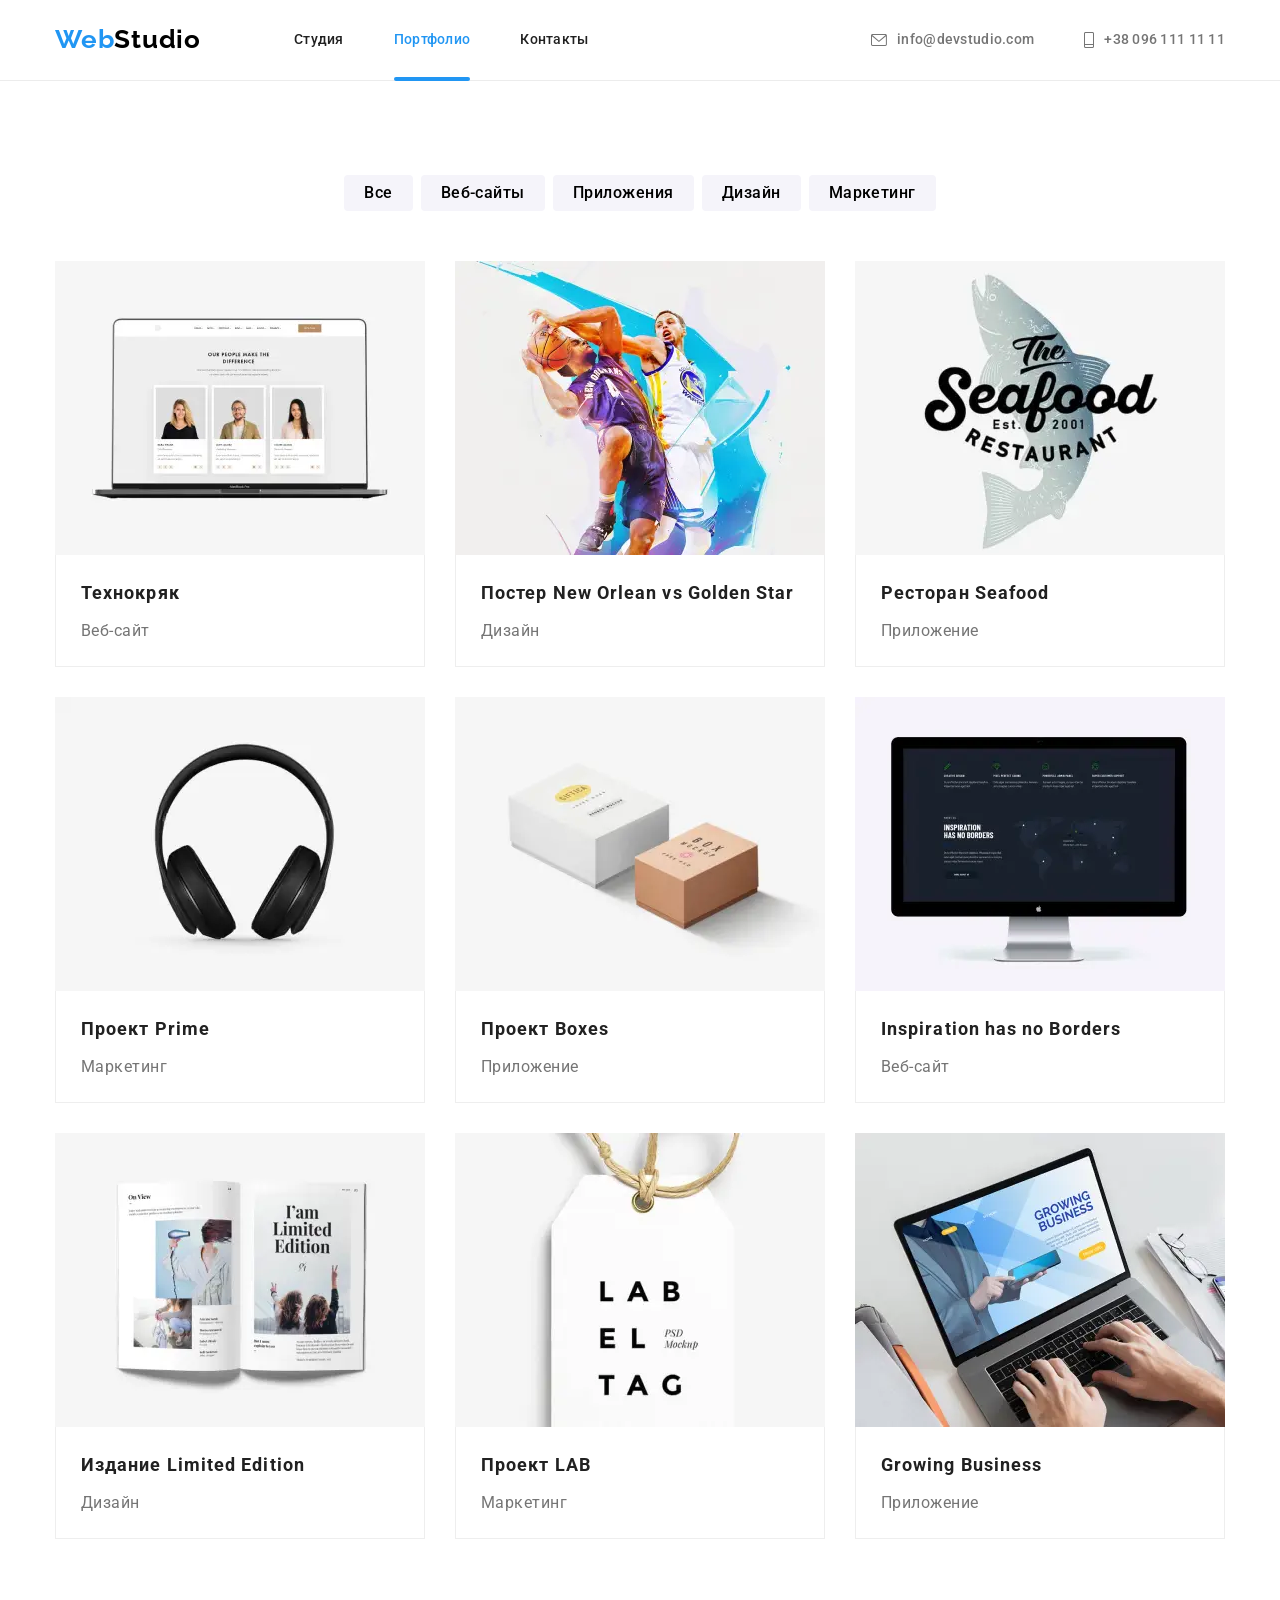
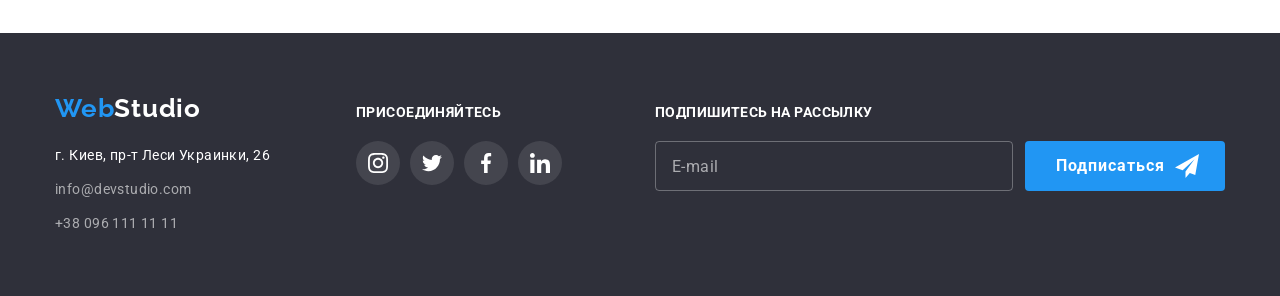
<file: portfolio.html>
<!DOCTYPE html>
<html lang="ru">
<head>
    <meta charset="UTF-8">
    <meta http-equiv="X-UA-Compatible" content="IE=edge">
    <meta name="viewport" content="width=device-width, initial-scale=1.0">
    <title>Портфолио</title>
    <link rel="preconnect" href="https://fonts.googleapis.com">
    <link rel="preconnect" href="https://fonts.gstatic.com" crossorigin>
    <link href="https://fonts.googleapis.com/css2?family=Raleway:wght@700&family=Roboto:wght@400;500;700;900&display=swap"
        rel="stylesheet">
    <link rel="stylesheet" href="https://cdnjs.cloudflare.com/ajax/libs/modern-normalize/1.1.0/modern-normalize.min.css"
        integrity="sha512-wpPYUAdjBVSE4KJnH1VR1HeZfpl1ub8YT/NKx4PuQ5NmX2tKuGu6U/JRp5y+Y8XG2tV+wKQpNHVUX03MfMFn9Q=="
        crossorigin="anonymous" referrerpolicy="no-referrer" />
    <link rel="stylesheet" href="./css/main.min.css">
</head>

<body>
 <!-- HEADER -->
<header class="header">
    <div class="container header__container">
        <nav class="navigation">
            <a class="link logo logo_them_light" href="./index.html" lang="en"><span
                    class="logo-icon">Web</span>Studio</a>
            <ul class="menu list">
                <li class="menu__item">
                    <a class="menu__link link" href="./index.html">Студия</a>
                </li>
                <li class="menu__item">
                    <a class="menu__link link current" href="./portfolio.html">Портфолио</a>
                </li>
                <li class="menu__item">
                    <a class="menu__link link" href="">Контакты</a>
                </li>
            </ul>
        </nav>
        <button type="button" class="mobile-menu-btm" data-menu-open>
            <svg class="mobile-menu-btm__icon" width="40" height="40">
                <use href="./images/icons.svg#icon-mobile-menu"></use>
            </svg>
        </button>
        <ul class="header-contacts list">
            <li class="list-item">
                <a class="header-mail link contacts-link" href="mailto:info@devstudio.com">
                    <svg class="header-contacts__icon" width="16" height="12">
                        <use href="./images/icons.svg#icon-envelope"></use>
                    </svg>
                    info@devstudio.com</a>
            </li>
            <li class="list-item">
                <a class="header-phone link  contacts-link" href="tel:+380961111111">
                    <svg class="header-contacts__icon" width="10" height="16">
                        <use href="./images/icons.svg#icon-phone"></use>
                    </svg>
                    +38 096 111 11 11</a>
            </li>
        </ul>
    </div>
<!-- MOBILE MENU -->
    <div class="mobile-menu" data-menu>
        <div class="container mobile-menu__container">
            <button type="button" class="mobile-menu__close-btn" data-menu-close>
                <svg class="mobile-menu__close-icon" width="40" height="40">
                    <use href="./images/icons.svg#icon-close"></use>
                </svg>
            </button>
            <ul class="mobile-menu__list list">
                <li class="mobile-menu__item">
                    <a class="mobile-menu__link link" href="./index.html">Студия</a>
                </li>
                <li class="mobile-menu__item">
                    <a class="mobile-menu__link link current" href="./portfolio.html">Портфолио</a>
                </li>
                <li class="mobile-menu__item">
                    <a class="mobile-menu__link link" href="">Контакты</a>
                </li>
            </ul>
            <div class="mobile-menu-bottom">
                <ul class="mobile-menu-contacts list">
                    <li class="mobile-menu-contacts__list list-item">
                        <a class="mobile-menu-contacts__phone link  contacts-link" href="tel:+380961111111">
                            +38 096 111 11 11</a>
                    </li>
                    <li class="mobile-menu-contacts__list list-item">
                        <a class="mobile-menu-contacts__mail link contacts-link" href="mailto:info@devstudio.com">
                            info@devstudio.com</a>
                    </li>
                </ul>
                <ul class="mobile-menu-social-list list">
                    <li class="mobile-menu-social-list__item">
                        <a href="" class="mobile-menu-social-list__link link">
                            Instagram
                        </a>
                    </li>
                    <li class="mobile-menu-social-list__item">
                        <a href="" class="mobile-menu-social-list__link link">
                            Twitter
                        </a>
                    </li>
                    <li class="mobile-menu-social-list__item">
                        <a href="" class="mobile-menu-social-list__link link">
                            Facebook
                        </a>
                    </li>
                    <li class="mobile-menu-social-list__item">
                        <a href="" class="mobile-menu-social-list__link link">
                            Linkedin
                        </a>
                    </li>
                </ul>
            </div>
        </div>
    </div>
<!-- /MOBILE MENU -->
</header>
<!-- PORTFOLIO -->
    <main>
        <section class="portfolio section">
            <div class="container">
                    <h1 class="portfolio-title visually-hidden">Портфолио</h1>
                    <ul class="list container-btm">
                        <li class="container-menu-btm">
                            <button class="portfolio-menu-btn" type="button">Все</button>
                        </li>
                        <li class="container-menu-btm">
                            <button class="portfolio-menu-btn" type="button">Веб-сайты</button>
                        </li>
                        <li class="container-menu-btm">
                            <button class="portfolio-menu-btn" type="button">Приложения</button>
                        </li>
                        <li class="container-menu-btm">
                            <button class="portfolio-menu-btn" type="button">Дизайн</button>
                        </li>
                        <li class="container-menu-btm">
                            <button class="portfolio-menu-btn" type="button">Маркетинг</button>
                        </li>
                    </ul>
                    <ul class="list portfolio-item">
                        <li class="portfolio-cards" >
                            <a class="portfolio-list-link" href="">
                                <div class="portfolio-project-wrapper">
                                    <picture>
                                        <source srcset="./images/portfolio/project1-desktop.webp 1x, ./images/portfolio/project1-desktop@2x.webp 2x"
                                                media="(min-width: 1200px)"
                                                type="image/webp">
                                        <source srcset="./images/portfolio/project1-desktop.jpg 1x, ./images/portfolio/project1-desktop@2x.jpg 2x"
                                                media="(min-width: 1200px)">
                                    
                                        <source srcset="./images/portfolio/project1-tablet.webp 1x, ./images/portfolio/project1-tablet@2x.webp 2x"
                                                media="(min-width: 768px)"
                                                type="image/webp">
                                        <source srcset="./images/portfolio/project1-tablet.jpg 1x, ./images/portfolio/project1-tablet@2x.jpg 2x"
                                                media="(min-width: 768px)">
                                    
                                        <source srcset="./images/portfolio/project1-mobile.webp 1x, ./images/portfolio/project1-mobile@2x.webp 2x"
                                                media="(min-width: 768px)"
                                                type="image/webp">
                                        <source srcset="./images/portfolio/project1-mobile.jpg 1x, ./images/portfolio/project1-mobile@2x.jpg 2x"
                                                media="(max-width: 767px)">
                                    
                                        <img src="./images/portfolio/project1-mobile.jpg" alt="Изображение проекта на ноутбуке">
                                    </picture>
                                    <p class="portfolio-project-overlay">Ресурс предлагает комплексные предложения с разным уровнем функционала и
                                        сервисов. Все это позволит посетителю получить
                                        исчерпывающие сведения о компании или частном лице.</p>
                                </div>
                                <div class="portfolio-cards-content">
                                    <h2 class="portfolio-project-name">Технокряк</h2>
                                    <p class="portfolio-project-description">Веб-сайт</p>
                                </div>
                            </a>
                        </li>
                        <li class="portfolio-cards" >
                            <a class="portfolio-list-link" href="">
                                <div class="portfolio-project-wrapper">
                                    <picture>
                                        <source srcset="./images/portfolio/project2-desktop.webp 1x, ./images/portfolio/project2-desktop@2x.webp 2x"
                                                media="(min-width: 1200px)"
                                                type="image/webp">
                                        <source srcset="./images/portfolio/project2-desktop.jpg 1x, ./images/portfolio/project2-desktop@2x.jpg 2x"
                                                media="(min-width: 1200px)">
                                    
                                        <source srcset="./images/portfolio/project2-tablet.webp 1x, ./images/portfolio/project2-tablet@2x.webp 2x"
                                                media="(min-width: 768px)"
                                                type="image/webp">
                                        <source srcset="./images/portfolio/project2-tablet.jpg 1x, ./images/portfolio/project2-tablet@2x.jpg 2x"
                                                media="(min-width: 768px)">
                                    
                                        <source srcset="./images/portfolio/project2-mobile.webp 1x, ./images/portfolio/project2-mobile@2x.webp 2x"
                                                media="(min-width: 768px)"
                                                type="image/webp">
                                        <source srcset="./images/portfolio/project2-mobile.jpg 1x, ./images/portfolio/project2-mobile@2x.jpg 2x"
                                                media="(max-width: 767px)">
                                    
                                        <img src="./images/portfolio/project2-mobile.jpg" alt="Баскетболисты">
                                    </picture>
                                    <p class="portfolio-project-overlay">Ресурс предлагает комплексные предложения с разным уровнем функционала и
                                    сервисов. Все это позволит посетителю получить
                                    исчерпывающие сведения о компании или частном лице.</p>
                                </div>
                                <div class="portfolio-cards-content">
                                    <h2 class="portfolio-project-name">Постер New Orlean vs Golden Star</h2>
                                    <p class="portfolio-project-description">Дизайн</p>
                                </div>
                            </a>
                        </li>
                        <li class="portfolio-cards" >
                            <a class="portfolio-list-link" href="">
                                <div class="portfolio-project-wrapper">
                                    <picture>
                                        <source srcset="./images/portfolio/project3-desktop.webp 1x, ./images/portfolio/project3-desktop@2x.webp 2x"
                                                media="(min-width: 1200px)"
                                                type="image/webp">
                                        <source srcset="./images/portfolio/project3-desktop.jpg 1x, ./images/portfolio/project3-desktop@2x.jpg 2x"
                                                media="(min-width: 1200px)">
                                    
                                        <source srcset="./images/portfolio/project3-tablet.webp 1x, ./images/portfolio/project3-tablet@2x.webp 2x"
                                                media="(min-width: 768px)"
                                                type="image/webp">
                                        <source srcset="./images/portfolio/project3-tablet.jpg 1x, ./images/portfolio/project3-tablet@2x.jpg 2x"
                                                media="(min-width: 768px)">
                                    
                                        <source srcset="./images/portfolio/project3-mobile.webp 1x, ./images/portfolio/project3-mobile@2x.webp 2x"
                                                media="(min-width: 768px)"
                                                type="image/webp">
                                        <source srcset="./images/portfolio/project3-mobile.jpg 1x, ./images/portfolio/project3-mobile@2x.jpg 2x"
                                                media="(max-width: 767px)">
                                    
                                        <img src="./images/portfolio/project3-mobile.jpg" alt="Логотип ресторана (Рыба)">
                                    </picture>
                                    <p class="portfolio-project-overlay">Ресурс предлагает комплексные предложения с разным уровнем функционала и
                                    сервисов. Все это позволит посетителю получить
                                    исчерпывающие сведения о компании или частном лице.</p>
                                </div>
                                <div class="portfolio-cards-content">
                                    <h2 class="portfolio-project-name">Ресторан Seafood</h2>
                                    <p class="portfolio-project-description">Приложение</p>
                                </div>
                            </a>
                        </li>
                        <li class="portfolio-cards" >
                            <a class="portfolio-list-link" href="">
                                <div class="portfolio-project-wrapper">
                                    <picture>
                                        <source srcset="./images/portfolio/project4-desktop.webp 1x, ./images/portfolio/project4-desktop@2x.webp 2x"
                                                media="(min-width: 1200px)"
                                                type="image/webp">
                                        <source srcset="./images/portfolio/project4-desktop.jpg 1x, ./images/portfolio/project4-desktop@2x.jpg 2x"
                                                media="(min-width: 1200px)">
                                    
                                        <source srcset="./images/portfolio/project4-tablet.webp 1x, ./images/portfolio/project4-tablet@2x.webp 2x"
                                                media="(min-width: 768px)"
                                                type="image/webp">
                                        <source srcset="./images/portfolio/project4-tablet.jpg 1x, ./images/portfolio/project4-tablet@2x.jpg 2x"
                                                media="(min-width: 768px)">
                                    
                                        <source srcset="./images/portfolio/project4-mobile.webp 1x, ./images/portfolio/project4-mobile@2x.webp 2x"
                                                media="(min-width: 768px)"
                                                type="image/webp">
                                        <source srcset="./images/portfolio/project4-mobile.jpg 1x, ./images/portfolio/project4-mobile@2x.jpg 2x"
                                                media="(max-width: 767px)">
                                    
                                        <img src="./images/portfolio/project4-mobile.jpg" alt="Наушники">
                                    </picture>
                                    <p class="portfolio-project-overlay">Ресурс предлагает комплексные предложения с разным уровнем функционала и
                                    сервисов. Все это позволит посетителю получить
                                    исчерпывающие сведения о компании или частном лице.</p>
                                </div>
                                <div class="portfolio-cards-content">
                                    <h2 class="portfolio-project-name">Проект Prime</h2>
                                    <p class="portfolio-project-description">Маркетинг</p>
                                </div>
                            </a>
                        </li>
                        <li class="portfolio-cards" >
                            <a class="portfolio-list-link" href="">
                                <div class="portfolio-project-wrapper">
                                    <picture>
                                        <source srcset="./images/portfolio/project5-desktop.webp 1x, ./images/portfolio/project5-desktop@2x.webp 2x"
                                                media="(min-width: 1200px)"
                                                type="image/webp">
                                        <source srcset="./images/portfolio/project5-desktop.jpg 1x, ./images/portfolio/project5-desktop@2x.jpg 2x"
                                                media="(min-width: 1200px)">
                                    
                                        <source srcset="./images/portfolio/project5-tablet.webp 1x, ./images/portfolio/project5-tablet@2x.webp 2x"
                                                media="(min-width: 768px)"
                                                type="image/webp">
                                        <source srcset="./images/portfolio/project5-tablet.jpg 1x, ./images/portfolio/project5-tablet@2x.jpg 2x"
                                                media="(min-width: 768px)">
                                    
                                        <source srcset="./images/portfolio/project5-mobile.webp 1x, ./images/portfolio/project5-mobile@2x.webp 2x"
                                                media="(min-width: 768px)"
                                                type="image/webp">
                                        <source srcset="./images/portfolio/project5-mobile.jpg 1x, ./images/portfolio/project5-mobile@2x.jpg 2x"
                                                media="(max-width: 767px)">
                                    
                                        <img src="./images/portfolio/project5-mobile.jpg" alt="Две коробки">
                                    </picture>
                                    <p class="portfolio-project-overlay">Ресурс предлагает комплексные предложения с разным уровнем функционала и
                                    сервисов. Все это позволит посетителю получить
                                    исчерпывающие сведения о компании или частном лице.</p>
                                </div>
                                <div class="portfolio-cards-content">
                                    <h2 class="portfolio-project-name">Проект Boxes</h2>
                                    <p class="portfolio-project-description">Приложение</p>
                                </div>
                            </a>
                        </li>
                        <li class="portfolio-cards" >
                            <a class="portfolio-list-link" href="">
                                <div class="portfolio-project-wrapper">
                                    <picture>
                                        <source srcset="./images/portfolio/project6-desktop.webp 1x, ./images/portfolio/project6-desktop@2x.webp 2x"
                                                media="(min-width: 1200px)"
                                                type="image/webp">
                                        <source srcset="./images/portfolio/project6-desktop.jpg 1x, ./images/portfolio/project6-desktop@2x.jpg 2x"
                                                media="(min-width: 1200px)">
                                    
                                        <source srcset="./images/portfolio/project6-tablet.webp 1x, ./images/portfolio/project6-tablet@2x.webp 2x"
                                                media="(min-width: 768px)"
                                                type="image/webp">
                                        <source srcset="./images/portfolio/project6-tablet.jpg 1x, ./images/portfolio/project6-tablet@2x.jpg 2x"
                                                media="(min-width: 768px)">
                                    
                                        <source srcset="./images/portfolio/project6-mobile.webp 1x, ./images/portfolio/project6-mobile@2x.webp 2x"
                                                media="(min-width: 768px)"
                                                type="image/webp">
                                        <source srcset="./images/portfolio/project6-mobile.jpg 1x, ./images/portfolio/project6-mobile@2x.jpg 2x"
                                                media="(max-width: 767px)">
                                    
                                        <img src="./images/portfolio/project6-mobile.jpg" alt="Монитор с главной страницей сайта">
                                    </picture>
                                    <p class="portfolio-project-overlay">Ресурс предлагает комплексные предложения с разным уровнем функционала и
                                    сервисов. Все это позволит посетителю получить
                                    исчерпывающие сведения о компании или частном лице.</p>
                                </div>
                                <div class="portfolio-cards-content">
                                    <h2 class="portfolio-project-name">Inspiration has no Borders</h2>
                                    <p class="portfolio-project-description">Веб-сайт</p>
                                </div>
                            </a>
                        </li>
                        <li class="portfolio-cards" >
                            <a class="portfolio-list-link" href="">
                                <div class="portfolio-project-wrapper">
                                    <picture>
                                        <source srcset="./images/portfolio/project7-desktop.webp 1x, ./images/portfolio/project7-desktop@2x.webp 2x"
                                                media="(min-width: 1200px)"
                                                type="image/webp">
                                        <source srcset="./images/portfolio/project7-desktop.jpg 1x, ./images/portfolio/project7-desktop@2x.jpg 2x"
                                                media="(min-width: 1200px)">
                                    
                                        <source srcset="./images/portfolio/project7-tablet.webp 1x, ./images/portfolio/project7-tablet@2x.webp 2x"
                                                media="(min-width: 768px)"
                                                type="image/webp">
                                        <source srcset="./images/portfolio/project7-tablet.jpg 1x, ./images/portfolio/project7-tablet@2x.jpg 2x"
                                                media="(min-width: 768px)">
                                    
                                        <source srcset="./images/portfolio/project7-mobile.webp 1x, ./images/portfolio/project7-mobile@2x.webp 2x"
                                                media="(min-width: 768px)"
                                                type="image/webp">
                                        <source srcset="./images/portfolio/project7-mobile.jpg 1x, ./images/portfolio/project7-mobile@2x.jpg 2x"
                                                media="(max-width: 767px)">
                                    
                                        <img src="./images/portfolio/project7-mobile.jpg" alt="Развернутая книга">
                                    </picture>
                                    <p class="portfolio-project-overlay">Ресурс предлагает комплексные предложения с разным уровнем функционала и
                                        сервисов. Все это позволит посетителю получить
                                        исчерпывающие сведения о компании или частном лице.</p>
                                </div>
                                <div class="portfolio-cards-content">
                                    <h2 class="portfolio-project-name">Издание Limited Edition</h2>
                                    <p class="portfolio-project-description">Дизайн</p>
                                </div>
                            </a>
                        </li>
                        <li class="portfolio-cards" >
                            <a class="portfolio-list-link" href="">
                                <div class="portfolio-project-wrapper">
                                    <picture>
                                        <source srcset="./images/portfolio/project8-desktop.webp 1x, ./images/portfolio/project8-desktop@2x.webp 2x"
                                                media="(min-width: 1200px)"
                                                type="image/webp">
                                        <source srcset="./images/portfolio/project8-desktop.jpg 1x, ./images/portfolio/project8-desktop@2x.jpg 2x"
                                                media="(min-width: 1200px)">
                                    
                                        <source srcset="./images/portfolio/project8-tablet.webp 1x, ./images/portfolio/project8-tablet@2x.webp 2x"
                                                media="(min-width: 768px)"
                                                type="image/webp">
                                        <source srcset="./images/portfolio/project8-tablet.jpg 1x, ./images/portfolio/project8-tablet@2x.jpg 2x"
                                                media="(min-width: 768px)">
                                    
                                        <source srcset="./images/portfolio/project8-mobile.webp 1x, ./images/portfolio/project8-mobile@2x.webp 2x"
                                                media="(min-width: 768px)"
                                                type="image/webp">
                                        <source srcset="./images/portfolio/project8-mobile.jpg 1x, ./images/portfolio/project8-mobile@2x.jpg 2x"
                                                media="(max-width: 767px)">
                                    
                                        <img src="./images/portfolio/project8-mobile.jpg" alt="Логотип с названием проекта">
                                    </picture>
                                    <p class="portfolio-project-overlay">Ресурс предлагает комплексные предложения с разным уровнем функционала и
                                        сервисов. Все это позволит посетителю получить
                                        исчерпывающие сведения о компании или частном лице.</p>
                                </div>
                                <div class="portfolio-cards-content">
                                    <h2 class="portfolio-project-name">Проект LAB</h2>
                                    <p class="portfolio-project-description">Маркетинг</p>
                                </div>
                            </a>
                        </li>
                        <li class="portfolio-cards" >
                            <a class="portfolio-list-link" href="">
                                <div class="portfolio-project-wrapper">
                                    <picture>
                                        <source srcset="./images/portfolio/project9-desktop.webp 1x, ./images/portfolio/project9-desktop@2x.webp 2x"
                                                media="(min-width: 1200px)"
                                                type="image/webp">
                                        <source srcset="./images/portfolio/project9-desktop.jpg 1x, ./images/portfolio/project9-desktop@2x.jpg 2x"
                                                media="(min-width: 1200px)">
                                    
                                        <source srcset="./images/portfolio/project9-tablet.webp 1x, ./images/portfolio/project9-tablet@2x.webp 2x"
                                                media="(min-width: 768px)"
                                                type="image/webp">
                                        <source srcset="./images/portfolio/project9-tablet.jpg 1x, ./images/portfolio/project9-tablet@2x.jpg 2x"
                                                media="(min-width: 768px)">
                                    
                                        <source srcset="./images/portfolio/project9-mobile.webp 1x, ./images/portfolio/project9-mobile@2x.webp 2x"
                                                media="(min-width: 768px)"
                                                type="image/webp">
                                        <source srcset="./images/portfolio/project9-mobile.jpg 1x, ./images/portfolio/project9-mobile@2x.jpg 2x"
                                                media="(max-width: 767px)">
                                    
                                        <img src="./images/portfolio/project9-mobile.jpg" alt="Ноутбук с приложением">
                                    </picture>
                                    <p class="portfolio-project-overlay">Ресурс предлагает комплексные предложения с разным уровнем функционала и
                                    сервисов. Все это позволит посетителю получить
                                    исчерпывающие сведения о компании или частном лице.</p>
                                </div>
                                <div class="portfolio-cards-content">
                                    <h2 class="portfolio-project-name">Growing Business</h2>
                                    <p class="portfolio-project-description">Приложение</p>
                                </div>
                            </a>
                        </li>
                    </ul>
            </div>           
        </section>
    </main>
<!-- FOOTER -->
<footer class="footer">
    <div class="container container-footer">
        <div class="footer-left-side">
            <a class="link logo_them_dark" href="./index.html" lang="en"><span class="logo-icon">Web</span>Studio</a>
            <address class="footer-address">
                <ul class="list">
                    <li class="address-item">
                        <a class="footer-maps link" href="https://goo.gl/maps/1GaXeqjDXTtNViph6" target="_blank"
                            rel="noopener noreferrer">г. Киев, пр-т Леси
                            Украинки, 26</a>
                    </li>
                    <li class="address-item">
                        <a class="footer-mail link" href="mailto:info@devstudio.com">info@devstudio.com</a>
                    </li>
                    <li class="address-item">
                        <a class="footer-phone link" href="tel:+380961111111">+38 096 111 11 11</a>
                    </li>
                </ul>
            </address>
        </div>
        <div class="footer-right-side">
            <h2 class="footer-item-title">присоединяйтесь</h2>
            <ul class="social-list list">
                <li class="social-list-item">
                    <a href="" class="social-list-link-dark">
                        <svg class="social-list-icon-dark" width="20" height="20">
                            <use href="./images/icons.svg#icon-instagram"></use>
                        </svg>
                    </a>
                </li>
                <li class="social-list-item">
                    <a href="" class="social-list-link-dark">
                        <svg class="social-list-icon-dark" width="20" height="20">
                            <use href="./images/icons.svg#icon-twitter"></use>
                        </svg>
                    </a>
                </li>
                <li class="social-list-item">
                    <a href="" class="social-list-link-dark">
                        <svg class="social-list-icon-dark" width="20" height="20">
                            <use href="./images/icons.svg#icon-facebook"></use>
                        </svg>
                    </a>
                </li>
                <li class="social-list-item">
                    <a href="" class="social-list-link-dark">
                        <svg class="social-list-icon-dark" width="20" height="20">
                            <use href="./images/icons.svg#icon-linkedin"></use>
                        </svg>
                    </a>
                </li>
            </ul>
        </div>
        <div class="footer-subscribe-side">
            <p class="footer-item-title footer-subscribe-title">Подпишитесь на рассылку</p>
            <form class="footer-subcribe-form">
                <input class="footer-subcribe-input" type="email" name="email-for-subscription" placeholder="E-mail" />
                <button class="footer-subscribe-button" type="submit">
                    Подписаться
                    <svg class="footer-subscribe-button-icon" width="24" height="24">
                        <use href="./images/icons.svg#icon-send-modal"></use>
                    </svg>
                </button>
            </form>
        </div>
    </div>
</footer>

<script src="./js/menu.js"></script>
</body>
</html>
</file>
<file: css/main.min.css>
:root{--primary-font: "Roboto", sans-serif;--secondary-font: "Raleway", sans-serif;--accent-color: #2196F3;--logo-light-them-color: #000000;--logo-dark-them-color: #FFFFFF;--header-background-color: #FFFFFF;--hero-background-color: #C4C4C4;--our-advantages-background-color: #FFFFFF;--about-us-background-color: #FFFFFF;--our-team-background-color: #F5F4FA;--footer-background-color: #2F303A;--our-team-cards-background-color: #FFFFFF;--header-border-color: #ECECEC;--header-menu-link-color: #212121;--header-contacts-color: #757575;--hero-title-color: #FFFFFF;--sections-titles-color: #212121;--sections-text-color: #757575;--footer-text-adress-color: #FFFFFF;--footer-text-contacts-color: rgba(255, 255, 255, 0.6);--modal-btn-text-color: #FFFFFF;--modal-btn-background-hover-color: #188CE8;--portfolio-background-btn-color: #F5F4FA;--portfolio-background-hover-btn-color: #2196F3;--portfolio-cards-background-color: #FFFFFF;--portfolio-cards-border-color: #EEEEEE;--portfolio-text-btn-color: #212121;--portfolio-text-hover-btn-color: #FFFFFF;--icon-hover-fill: #FFFFFF;--icon-fill: #AFB1B8;--icon-fill-second: #000000}.visually-hidden{position:absolute;width:1px;height:1px;margin:-1px;border:0;padding:0;white-space:nowrap;clip-path:inset(100%);clip:rect(0 0 0 0);overflow:hidden}.advantages-container,.modal-contacts-form-checkbox-lable,.modal-btn-close,.social-list-link-dark,.social-list-link{display:flex;justify-content:center;align-items:center}body{font-family:"Roboto",sans-serif}.list{list-style:none}.link{text-decoration:none}h1,h2,h3,p{margin-top:0;margin-bottom:0}img{display:block;max-width:100%;height:auto}ul,ol{margin-top:0;margin-bottom:0;padding-left:0}.container{width:100%;padding-left:15px;padding-right:15px}@media screen and (min-width: 480px){.container{width:480px;margin:0 auto}}@media screen and (min-width: 768px){.container{width:768px}}@media screen and (min-width: 1200px){.container{width:1200px}}@media screen and (max-width: 1199px){.section{padding-top:60px;padding-bottom:60px}}@media screen and (min-width: 1200px){.section{padding-top:94px;padding-bottom:94px}}@media screen and (max-width: 767px){.mobile-menu{position:fixed;top:0;left:0;width:100%;height:100%;z-index:999;background-color:#fff;opacity:0;visibility:hidden;pointer-events:none;transition:opacity 250ms cubic-bezier(0.4, 0, 0.2, 1),visibility 250ms cubic-bezier(0.4, 0, 0.2, 1)}.mobile-menu.is-open{opacity:1;visibility:visible;pointer-events:auto}.mobile-menu__container{position:relative;padding-top:48px;padding-bottom:48px;display:flex;flex-direction:column;justify-content:space-between;height:100%}.mobile-menu__close-btn{position:absolute;top:10px;right:15px;border:none;background-color:rgba(0,0,0,0);padding:0;line-height:0;fill:#212121}.mobile-menu__close-btn:hover,.mobile-menu__close-btn:focus{fill:var(--accent-color)}.mobile-menu__link.current{color:var(--accent-color)}.mobile-menu__link{font-family:var(---primary-font);font-weight:500;font-size:40px;line-height:1.18;letter-spacing:.02em;color:#212121}.mobile-menu__item:not(:last-child){margin-bottom:32px}.mobile-menu-contacts{margin-bottom:64px}.mobile-menu-contacts__list:not(:last-child){margin-bottom:32px}.mobile-menu-contacts__phone{font-family:var(---primary-font);font-weight:500;font-size:34px;line-height:1.18;letter-spacing:.02em;color:var(--accent-color)}.mobile-menu-contacts__mail{font-family:var(---primary-font);font-weight:500;font-size:24px;line-height:1.17;letter-spacing:.02em;color:#757575}.mobile-menu-social-list{display:flex;justify-content:left;flex-wrap:wrap}.mobile-menu-social-list__item:not(:last-child){margin-right:20px}.mobile-menu-social-list__item{position:relative}.mobile-menu-social-list__item:not(:last-child)::after{position:absolute;display:block;right:-10px;top:0;content:"";width:1px;height:100%;background-color:rgba(33,33,33,.2)}.mobile-menu-social-list__link{font-family:var(---primary-font);font-weight:500;font-size:18px;line-height:1.22;letter-spacing:.02em;color:var(--accent-color)}}@media screen and (min-width: 768px){.mobile-menu{display:none}}.modal-btn{font-family:var(--primary-font);font-size:16px;font-weight:700;line-height:1.875;display:flex;align-items:center;text-align:center;letter-spacing:.06em;cursor:pointer;min-width:200px;padding:10px 30px;border:none;border-radius:4px;margin:0 auto;color:var(--modal-btn-text-color);background-color:var(--accent-color);box-shadow:0px 4px 4px rgba(0,0,0,.15);transition:background-color 250ms cubic-bezier(0.4, 0, 0.2, 1)}.modal-btn:hover,.modal-btn:focus{background-color:var(--modal-btn-background-hover-color)}.title{margin-bottom:30px}@media screen and (min-width: 1200px){.title{margin-bottom:50px}}.logo_them_light{font-family:var(--secondary-font);font-size:26px;font-weight:700;line-height:1.1923076923;letter-spacing:.03em;color:var(--logo-light-them-color)}.logo_them_dark{font-family:var(--secondary-font);font-size:26px;font-weight:700;line-height:1.1923076923;letter-spacing:.03em;color:var(--logo-dark-them-color)}.logo-icon{color:var(--accent-color)}@media screen and (min-width: 768px){.logo_them_light{margin-right:88px}}@media screen and (min-width: 1200px){.logo_them_light{margin-right:93px}}.social-list{display:flex;justify-content:center}.social-list-link{width:44px;height:44px;border-radius:50%;background-color:var(--our-team-cards-background-color);transition:background-color 250ms cubic-bezier(0.4, 0, 0.2, 1)}.social-list-link:hover,.social-list-link:focus{background-color:var(--accent-color)}.social-list-item:not(:last-child){margin-right:10px}.social-list-icon{fill:var(--icon-fill);transition:fill 250ms cubic-bezier(0.4, 0, 0.2, 1)}.social-list-link:hover .social-list-icon,.social-list-link:focus .social-list-icon{fill:var(--icon-hover-fill)}.social-list-icon-dark{fill:#fff}.social-list-link-dark{width:44px;height:44px;border-radius:50%;background-color:rgba(255,255,255,.1);transition:background-color 250ms cubic-bezier(0.4, 0, 0.2, 1)}.social-list-link-dark:hover,.social-list-link-dark:focus{background-color:var(--accent-color)}.backdrop{position:fixed;top:0;left:0;width:100%;height:100%;background-color:rgba(0,0,0,.2);transition:opacity 250ms cubic-bezier(0.4, 0, 0.2, 1),visibility 250ms cubic-bezier(0.4, 0, 0.2, 1)}.backdrop.is-hidden{opacity:0;visibility:hidden;pointer-events:none}.modal{position:absolute;top:50%;left:50%;transform:translate(-50%, -50%);padding:40px;background-color:#fff;width:100%}.modal-btn-close{position:absolute;top:8px;right:8px;width:30px;height:30px;padding:0;border:1px solid rgba(0,0,0,.1);border-radius:50%;background-color:rgba(0,0,0,0);cursor:pointer}.modal-btn-close-icon{fill:#000}.modal-btn-close:hover .modal-btn-close-icon,.modal-btn-close:focus .modal-btn-close-icon{fill:var(--accent-color)}@media screen and (max-width: 1199px){.modal{max-width:450px;height:609px}}@media screen and (min-width: 1200px){.modal{max-width:528px;height:581px}}.modal-contacts-form{display:flex;flex-direction:column;width:100%}.modal-contacts-form-title{margin-bottom:12px;font-family:var(--primary-font);font-weight:700;font-size:20px;line-height:1.5;text-align:center;letter-spacing:.03em;color:#212121}.modal-contacts-form-field{margin-bottom:10px}.modal-contacts-form-field-last{margin-bottom:20px}.modal-contacts-form-input{width:100%;height:40px;padding-left:42px;border:1px solid rgba(33,33,33,.2);border-radius:4px;transition:border-color 250ms cubic-bezier(0.4, 0, 0.2, 1)}.modal-contacts-form-input:focus{outline:none;border-color:var(--accent-color)}.modal-contacts-form-field-key{display:block;margin-bottom:4px;font-family:var(--primary-font);font-size:12px;line-height:1.17;letter-spacing:.01em;color:var(--sections-text-color)}.modal-contacts-form-wrapper{position:relative;display:block}.modal-contacts-form-icon{position:absolute;left:12px;top:50%;transform:translateY(-50%);fill:#212121;transition:fill 250ms cubic-bezier(0.4, 0, 0.2, 1)}.modal-contacts-form-input:focus+.modal-contacts-form-icon{fill:var(--accent-color)}.modal-contacts-form-message{display:block;width:100%;height:120px;border:1px solid rgba(33,33,33,.2);border-radius:4px;resize:none;padding:12px 16px;transition:border-color 250ms cubic-bezier(0.4, 0, 0.2, 1)}.modal-contacts-form-message:focus{outline:none;border-color:var(--accent-color)}.modal-contacts-form-message::placeholder{font-family:var(--primary-font);font-size:12px;line-height:1.17;letter-spacing:.01em;color:rgba(117,117,117,.5)}.modal-contacts-form-checkbox-lable{flex-wrap:wrap;font-family:var(--primary-font);letter-spacing:.03em;color:#757575;margin-bottom:30px}.modal-contacts-form-checkbox-lable::before{content:"";display:block;width:16px;height:15px;border:2px solid #212121;border-radius:2px;margin-right:7px;cursor:pointer}.modal-contacts-form-checkbox:checked+.modal-contacts-form-checkbox-lable::before{background-color:var(--accent-color);border:none;background-image:url(../images/modal/vector.svg);background-repeat:no-repeat;background-size:auto auto;background-position:50% 50%}.modal-contacts-form-checkbox:focus+.modal-contacts-form-checkbox-lable::before{border-color:var(--accent-color)}.modal-contacts-form-checkbox-icon{fill:rgba(0,0,0,0);border:2px solid #212121;border-radius:4px;cursor:pointer;margin-right:7px;transition:border 250ms cubic-bezier(0.4, 0, 0.2, 1),fill 250ms cubic-bezier(0.4, 0, 0.2, 1)}.modal-contacts-form-btm{min-width:200px;align-self:center;padding:10px 56px;font-weight:700;font-size:16px;line-height:1.88;letter-spacing:.06em;color:var(--modal-btn-text-color);background-color:var(--accent-color);cursor:pointer;border-color:rgba(0,0,0,0);border-radius:4px;transition:background-color var(--transition-data);box-shadow:0px 4px 4px rgba(0,0,0,.15)}.modal-contacts-form-btm:hover,.modal-contacts-form-btm:focus{background-color:var(--modal-btn-background-hover-color)}.modal-form-rules-link{color:var(--accent-color)}@media screen and (max-width: 1199px){.modal-contacts-form-checkbox-lable{font-size:12px;line-height:1.17}}@media screen and (min-width: 1200px){.modal-contacts-form-checkbox-lable{font-size:14px;line-height:1.71}}.header{background-color:var(--header-background-color);border-bottom:1px solid var(--header-border-color)}.header__container{display:flex;align-items:center;justify-content:space-between}@media screen and (max-width: 767px){.header{padding-top:10px;padding-bottom:10px}.menu{display:none}.header-contacts{display:none}.mobile-menu-btm{border:none;background:rgba(0,0,0,0);padding:0;line-height:0;fill:#212121;cursor:pointer}.mobile-menu-btm:hover,.mobile-menu-btm:focus{fill:var(--accent-color)}}@media screen and (min-width: 768px){.mobile-menu-btm{display:none}.menu{display:block}.navigation{display:flex;align-items:center}.menu{display:flex;align-items:center}.menu .menu__link.current{color:var(--accent-color)}.menu__item:not(:last-child){margin-right:50px}.current{position:relative}.current::after{position:absolute;display:block;left:0;bottom:-1px;content:"";width:100%;height:4px;border-radius:2px;background-color:var(--accent-color)}.menu__link{display:block;padding:32px 0;font-weight:500;font-size:14px;line-height:1.14;letter-spacing:.02em;color:var(--header-menu-link-color);transition:color 250ms cubic-bezier(0.4, 0, 0.2, 1)}.menu__link:hover,.menu__link:focus{color:var(--accent-color)}.header-mail:hover,.header-mail:focus,.header-phone:hover,.header-phone:focus{color:var(--accent-color)}.header-mail,.header-phone{font-weight:500;font-size:12px;line-height:1.17;letter-spacing:.02em;color:var(--header-contacts-color);transition:color 250ms cubic-bezier(0.4, 0, 0.2, 1)}.contacts-link{display:flex;align-items:center}.header-contacts__icon{margin-right:10px;fill:currentColor}.contacts-link:hover .header-contacts__icon,.contacts-link:focus .header-contacts__icon{fill:currentColor}}@media screen and (min-width: 768px)and (max-width: 1199px){.list-item:not(:last-child){margin-bottom:10px}}@media screen and (min-width: 1200px){.header-contacts{display:flex;align-items:center}.list-item:not(:last-child){margin-bottom:0px;margin-right:50px}.header-mail,.header-phone{font-size:14px;line-height:1.14}}.hero{background-color:var(--hero-background-color);padding-top:118px;padding-bottom:118px;margin:0 auto;text-align:center;background-image:linear-gradient(rgba(47, 48, 58, 0.4), rgba(47, 48, 58, 0.4)),url(../images/hero-section/hero-bg-mobile.jpg);background-repeat:no-repeat;background-size:cover;background-position:50% 50%}@media(min-device-pixel-ratio: 2),(min-resolution: 192dpi),(min-resolution: 2dppx){.hero{background-image:linear-gradient(rgba(47, 48, 58, 0.4), rgba(47, 48, 58, 0.4)),url(../images/hero-section/hero-bg-mobile@2x.jpg)}}.hero__title{font-family:var(--primary-font);font-weight:900;font-size:26px;line-height:1.62;text-align:center;letter-spacing:.06em;text-transform:uppercase;color:var(--hero-title-color);margin:0 auto 30px auto;width:100%}@media screen and (min-width: 768px){.hero{background-image:linear-gradient(rgba(47, 48, 58, 0.4), rgba(47, 48, 58, 0.4)),url(../images/hero-section/hero-bg-tablet.jpg)}}@media screen and (min-width: 768px)and (min-device-pixel-ratio: 2),screen and (min-width: 768px)and (min-resolution: 192dpi),screen and (min-width: 768px)and (min-resolution: 2dppx){.hero{background-image:linear-gradient(rgba(47, 48, 58, 0.4), rgba(47, 48, 58, 0.4)),url(../images/hero-section/hero-bg-tablet@2x.jpg)}}@media screen and (min-width: 1200px){.hero{padding-top:200px;padding-bottom:200px;background-image:linear-gradient(rgba(47, 48, 58, 0.4), rgba(47, 48, 58, 0.4)),url(../images/hero-section/hero-bg-desktop.jpg);max-width:1600px}}@media screen and (min-width: 1200px)and (min-device-pixel-ratio: 2),screen and (min-width: 1200px)and (min-resolution: 192dpi),screen and (min-width: 1200px)and (min-resolution: 2dppx){.hero{background-image:linear-gradient(rgba(47, 48, 58, 0.4), rgba(47, 48, 58, 0.4)),url(../images/hero-section/hero-bg-desktop@2x.jpg)}}@media screen and (min-width: 1200px){.hero__title{font-size:44px;line-height:1.36;width:700px}}.advantages{background-color:var(--our-advantages-background-color)}.advantages-list__item{width:100%}.advantages__title{font-family:var(--primary-font);text-align:center;font-weight:700;font-size:14px;line-height:1.14;letter-spacing:.03em;text-transform:uppercase;color:var(--sections-titles-color);margin-bottom:10px}.advantages__text{font-family:var(--primary-font);font-size:14px;line-height:1.71;letter-spacing:.03em;color:var(--sections-text-color)}.advantages-container{background-color:#f5f4fa;width:100%;height:120px;margin-bottom:30px;border-radius:4px}@media screen and (max-width: 767px){.advantages-list__item:not(:last-child){margin-bottom:30px}}@media screen and (min-width: 768px){.advantages-list{display:flex;flex-wrap:wrap}}@media screen and (min-width: 768px)and (max-width: 1199px){.advantages-list__item{width:calc((100% - 30px)/2)}.advantages-list__item:not(:nth-child(2n)){margin-right:30px}.advantages-list__item:not(:nth-last-child(-n+2)){margin-bottom:30px}}@media screen and (min-width: 768px){.advantages__title{text-align:left}}@media screen and (min-width: 1200px){.advantages-list__item{width:calc((100% - 90px)/4)}.advantages-list__item:not(:last-child){margin-right:30px}}@media screen and (max-width: 1199px){.about{display:none}}@media screen and (min-width: 1200px){.about__item{display:flex;flex-wrap:wrap}.about__cards{position:relative;flex-basis:calc((100% - 60px)/3);box-shadow:0px 4px 4px rgba(0,0,0,.25)}.about__cards:not(:nth-child(3n)){margin-right:30px}.about__cards:not(:nth-last-child(-n+3)){margin-bottom:30px}.about{background-color:var(--about-us-background-color);padding-top:0}.about__title{font-family:var(--primary-font);font-weight:700;font-size:36px;line-height:1.17;text-align:center;letter-spacing:.03em;color:var(--sections-titles-color)}.about-projects{position:absolute;bottom:0;left:0;display:flex;justify-content:center;align-items:center;width:370px;height:70px;background-color:rgba(47,48,58,.8)}.about-projects__title{font-family:var(--primary-font);font-weight:700;font-size:14px;line-height:1.14;letter-spacing:.03em;text-transform:uppercase;color:#fff}}.our-team{display:flex;flex-wrap:wrap;justify-content:center}.team{background-color:var(--our-team-background-color)}.team-cards{background-color:var(--our-team-cards-background-color);border-radius:0 0 4px 4px;box-shadow:0px 1px 3px rgba(0,0,0,.12),0px 1px 1px rgba(0,0,0,.14),0px 2px 1px rgba(0,0,0,.2)}.team-cards-content{padding-top:30px;padding-bottom:24px}.team-title{font-family:var(--primary-font);font-weight:700;font-size:28px;line-height:1.18;text-align:center;letter-spacing:.03em;color:var(--sections-titles-color)}.team-title-name{font-family:var(--primary-font);font-weight:500;font-size:16px;line-height:1.19;text-align:center;letter-spacing:.03em;color:var(--sections-titles-color);margin-bottom:10px}.team-position{font-family:var(--primary-font);font-size:16px;line-height:1.19;text-align:center;letter-spacing:.03em;color:var(--sections-text-color);margin-bottom:16px}@media screen and (max-width: 767px){.team-cards:not(:last-child){margin-bottom:30px}}@media screen and (min-width: 768px)and (max-width: 1199px){.team-cards{flex-basis:calc((100% - 30px)/2)}.team-cards:not(:nth-child(2n)){margin-right:30px}.team-cards:not(:nth-last-child(-n+2)){margin-bottom:30px}}@media screen and (min-width: 1200px){.team-cards{flex-basis:calc((100% - 90px)/4)}.team-cards:not(:nth-child(4n)){margin-right:30px}.team-cards:not(:nth-last-child(-n+4)){margin-bottom:30px}.team-title{font-size:36px;line-height:1.17}.team-cards-content{padding-bottom:30px}}.clients-title{font-family:var(--primary-font);font-weight:700;font-size:28px;line-height:1.18;text-align:center;letter-spacing:.03em;color:var(--sections-titles-color)}.clients-list{display:flex;flex-wrap:wrap}.clients-list-link{display:flex;justify-content:center;align-items:center;height:92px;border:solid 1px #afb1b8;border-radius:4px;background-color:var(--our-team-cards-background-color);color:#afb1b8;transition:color 250ms cubic-bezier(0.4, 0, 0.2, 1),border 250ms cubic-bezier(0.4, 0, 0.2, 1)}.clients-list-link:hover,.clients-list-link:focus{border:solid 1px var(--accent-color);color:var(--accent-color)}.clients-list-icon{fill:currentColor}.clients-list-link:hover .clients-list-icon,.clients-list-link:focus .clients-list-icon{fill:currentColor}@media screen and (max-width: 767px){.clients-list-link{width:100%}.clients-list-item{width:100%;flex-basis:calc((100% - 30px)/2)}.clients-list-item:not(:nth-child(2n)){margin-right:30px}.clients-list-item:not(:nth-last-child(-n+2)){margin-bottom:30px}}@media screen and (min-width: 768px)and (max-width: 1199px){.clients-list-item{flex-basis:calc((100% - 60px)/3)}.clients-list-item:not(:nth-child(3n)){margin-right:30px}.clients-list-item:not(:nth-last-child(-n+3)){margin-bottom:30px}}@media screen and (min-width: 1200px){.clients-title{font-size:33px;line-height:1.17}.clients-list-item{flex-basis:calc((100% - 150px)/6)}.clients-list-item:not(:nth-child(6n)){margin-right:30px}.clients-list-item:not(:nth-last-child(-n+6)){margin-bottom:30px}}.footer{background-color:var(--footer-background-color);padding-top:60px;padding-bottom:60px}.footer-address{margin-top:20px;font-style:normal}.address-item:not(:last-child){margin-bottom:10px}.footer-maps{font-family:var(--primary-font);font-size:14px;line-height:1.71;letter-spacing:.03em;color:var(--footer-text-adress-color);transition:color 250ms cubic-bezier(0.4, 0, 0.2, 1)}.footer-maps:hover,.footer-maps:focus{color:var(--accent-color)}.footer-mail,.footer-phone{font-family:var(--primary-font);font-size:14px;line-height:1.71;letter-spacing:.03em;color:var(--footer-text-contacts-color);transition:color 250ms cubic-bezier(0.4, 0, 0.2, 1)}.footer-mail:hover,.footer-mail:focus,.footer-phone:hover,.footer-phone:focus{color:var(--accent-color)}.footer-item-title{font-family:var(--primary-font);font-weight:700;font-size:14px;line-height:1.14;letter-spacing:.03em;text-transform:uppercase;color:#fff;margin-bottom:20px;margin-top:0}.footer-subcribe-input{height:50px;padding:15px 16px;color:#fff;background-color:rgba(0,0,0,0);border:1px solid rgba(255,255,255,.3);border-radius:4px}.footer-subcribe-input::placeholder{font-size:16px;line-height:1.25;letter-spacing:.03em;color:rgba(255,255,255,.6)}.footer-subscribe-button{min-width:200px;height:50px;display:flex;align-items:center;margin:0 auto;padding-left:29px;font-weight:700;font-size:16px;line-height:1.88;letter-spacing:.06em;color:#fff;background-color:var(--accent-color);cursor:pointer;border-color:rgba(0,0,0,0);border-radius:4px;transition:background-color 250ms cubic-bezier(0.4, 0, 0.2, 1)}.footer-subscribe-button:hover,.footer-subscribe-button:focus{background-color:#188ce8}.footer-subscribe-button-icon{margin-left:10px;fill:#fff}@media screen and (max-width: 767px){.container-footer{text-align:center}.footer-left-side{margin-bottom:60px}.footer-right-side{margin-bottom:60px}.footer-subcribe-input{width:100%;margin-bottom:20px}}@media screen and (min-width: 768px){.container-footer{display:flex;align-items:baseline;justify-content:space-around;text-align:center;flex-wrap:wrap}.footer-subscribe-side{margin-top:60px}.footer-subcribe-input{width:450px;margin-bottom:20px}}@media screen and (min-width: 1200px){.container-footer{text-align:start;flex-wrap:nowrap}.footer-left-side{flex-grow:1;margin-right:70px}.footer-right-side{margin-right:93px}.footer-subscribe-side{margin-top:0}.footer-subscribe-title{margin-top:0}.footer-subcribe-form{display:flex;align-items:center}.footer-subcribe-input{width:358px;margin-right:12px;margin-bottom:0}.footer-subscribe-button{align-items:center}}.portfolio-menu-btn{font-family:var(--primary-font);font-weight:500;font-size:16px;line-height:1.63;text-align:center;letter-spacing:.03em;color:var --portfolio-text-btn-color;background-color:var(--portfolio-background-btn-color);cursor:pointer;padding:5px 20px;border:none;border-radius:4px;transition:color 250ms cubic-bezier(0.4, 0, 0.2, 1),background-color 250ms cubic-bezier(0.4, 0, 0.2, 1),box-shadow 250ms cubic-bezier(0.4, 0, 0.2, 1)}.portfolio-menu-btn:hover,.portfolio-menu-btn:focus{color:var(--portfolio-text-hover-btn-color);background-color:var(--portfolio-background-hover-btn-color);box-shadow:0px 4px 4px rgba(0,0,0,.25)}.container-btm{display:flex;flex-wrap:wrap}.portfolio-item{display:flex;flex-wrap:wrap}.portfolio-cards{background-color:var(--portfolio-cards-background-color)}.portfolio-cards-content{padding-top:20px;padding-bottom:20px;padding-left:25px;padding-right:25px;border:1px solid var(--portfolio-cards-border-color);border-top:none;flex-grow:1}.portfolio-project-name{font-family:var(--primary-font);font-weight:700;font-size:18px;line-height:2;letter-spacing:.06em;color:var(--sections-titles-color);margin-bottom:5px}.portfolio-list-link{display:flex;flex-direction:column;height:100%;text-decoration:none;transition:box-shadow 250ms cubic-bezier(0.4, 0, 0.2, 1)}.portfolio-list-link:hover,.portfolio-list-link:focus{box-shadow:0px 1px 1px rgba(0,0,0,.12),0px 4px 4px rgba(0,0,0,.06),1px 4px 6px rgba(0,0,0,.16)}.portfolio-project-description{font-family:var(--primary-font);font-size:16px;line-height:1.88;letter-spacing:.03em;color:var(--sections-text-color)}.portfolio-project-wrapper{position:relative;overflow:hidden}.portfolio-project-overlay{position:absolute;top:0;left:0;width:100%;height:100%;font-family:var(--primary-font);font-size:18px;line-height:1.56;letter-spacing:.03em;padding:63px 24px;overflow:auto;color:#fff;background-color:rgba(33,150,243,.9);transform:translateY(101%);transition:transform 250ms cubic-bezier(0.4, 0, 0.2, 1)}.portfolio-list-link:hover .portfolio-project-overlay,.portfolio-list-link:focus .portfolio-project-overlay{transform:translateY(0%)}@media screen and (max-width: 767px){.container-btm{justify-content:flex-start;margin-bottom:40px}.container-menu-btm:not(:last-child){margin-right:8px}.container-menu-btm:not(:nth-last-child(-n+2)){margin-bottom:15px}.portfolio-cards{width:100%}.portfolio-cards:not(:last-child){margin-bottom:30px}}@media screen and (min-width: 768px)and (max-width: 1199px){.container-btm{justify-content:center;margin-bottom:30px}.container-menu-btm:not(:last-child){margin-right:8px}.portfolio-item{display:flex;flex-wrap:wrap}.portfolio-cards{display:flex;max-width:354px;flex-basis:calc((100% - 30px)/2)}.portfolio-cards:not(:nth-child(2n)){margin-right:30px}.portfolio-cards:not(:nth-last-child(-n+1)){margin-bottom:30px}}@media screen and (min-width: 1200px){.container-btm{justify-content:center;margin-bottom:50px}.container-menu-btm:not(:last-child){margin-right:8px}.portfolio-item{display:flex;flex-wrap:wrap}.portfolio-cards{max-width:370px;background-color:var(--portfolio-cards-background-color);flex-basis:calc((100% - 60px)/3)}.portfolio-cards:not(:nth-child(3n)){margin-right:30px}.portfolio-cards:not(:nth-last-child(-n+3)){margin-bottom:30px}}/*# sourceMappingURL=main.min.css.map */
</file>
